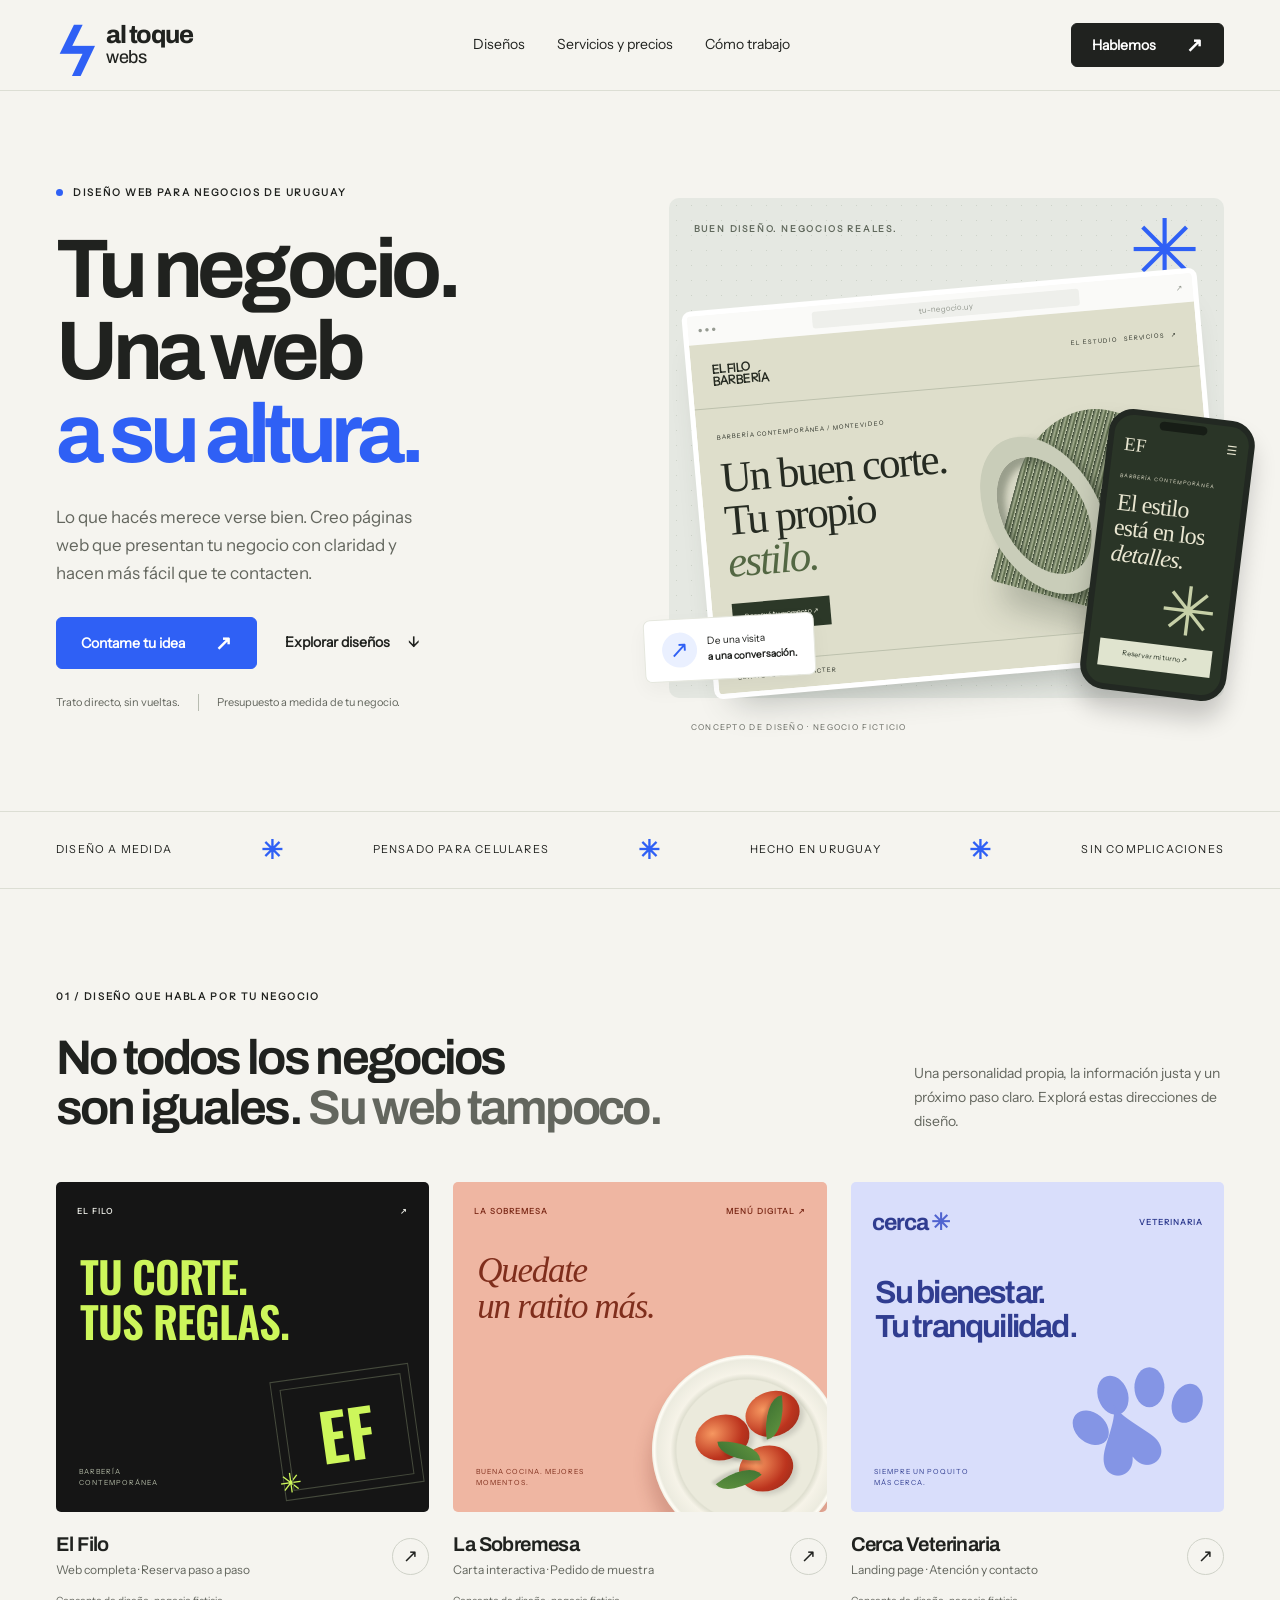
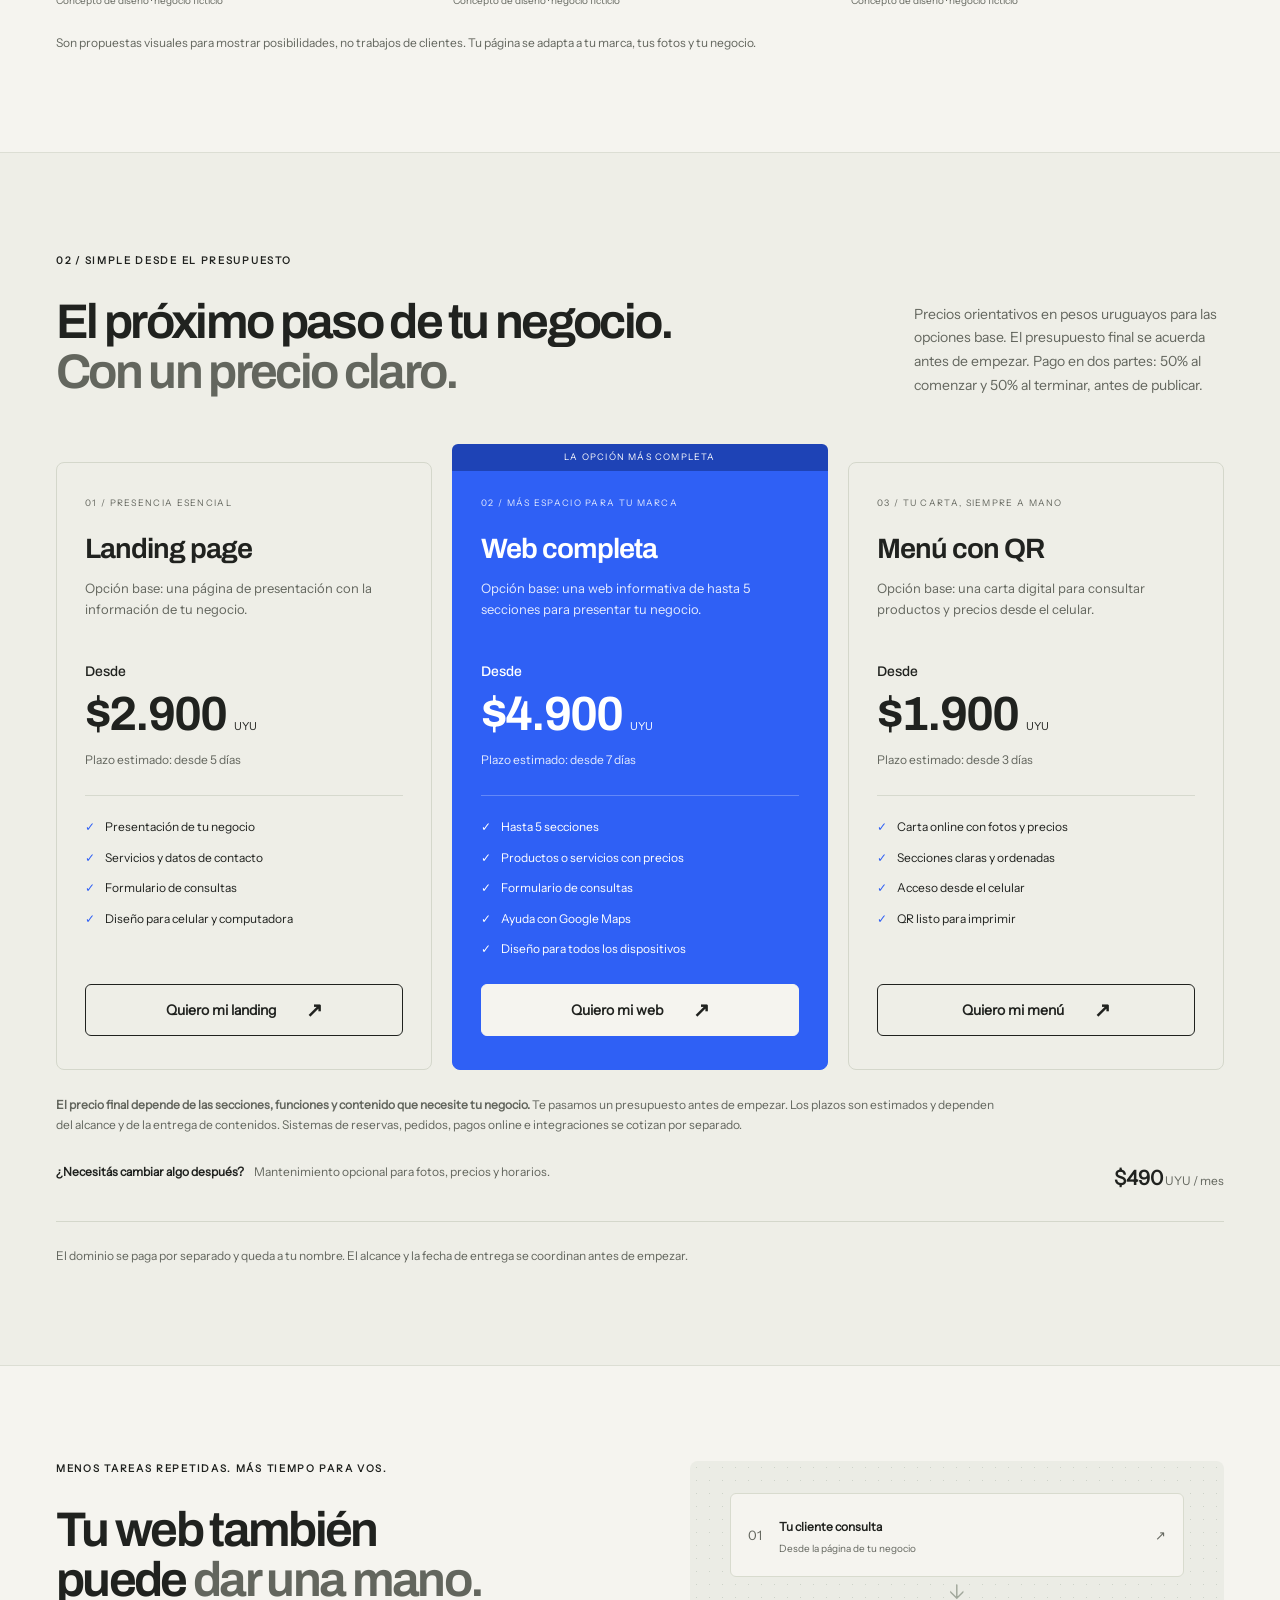
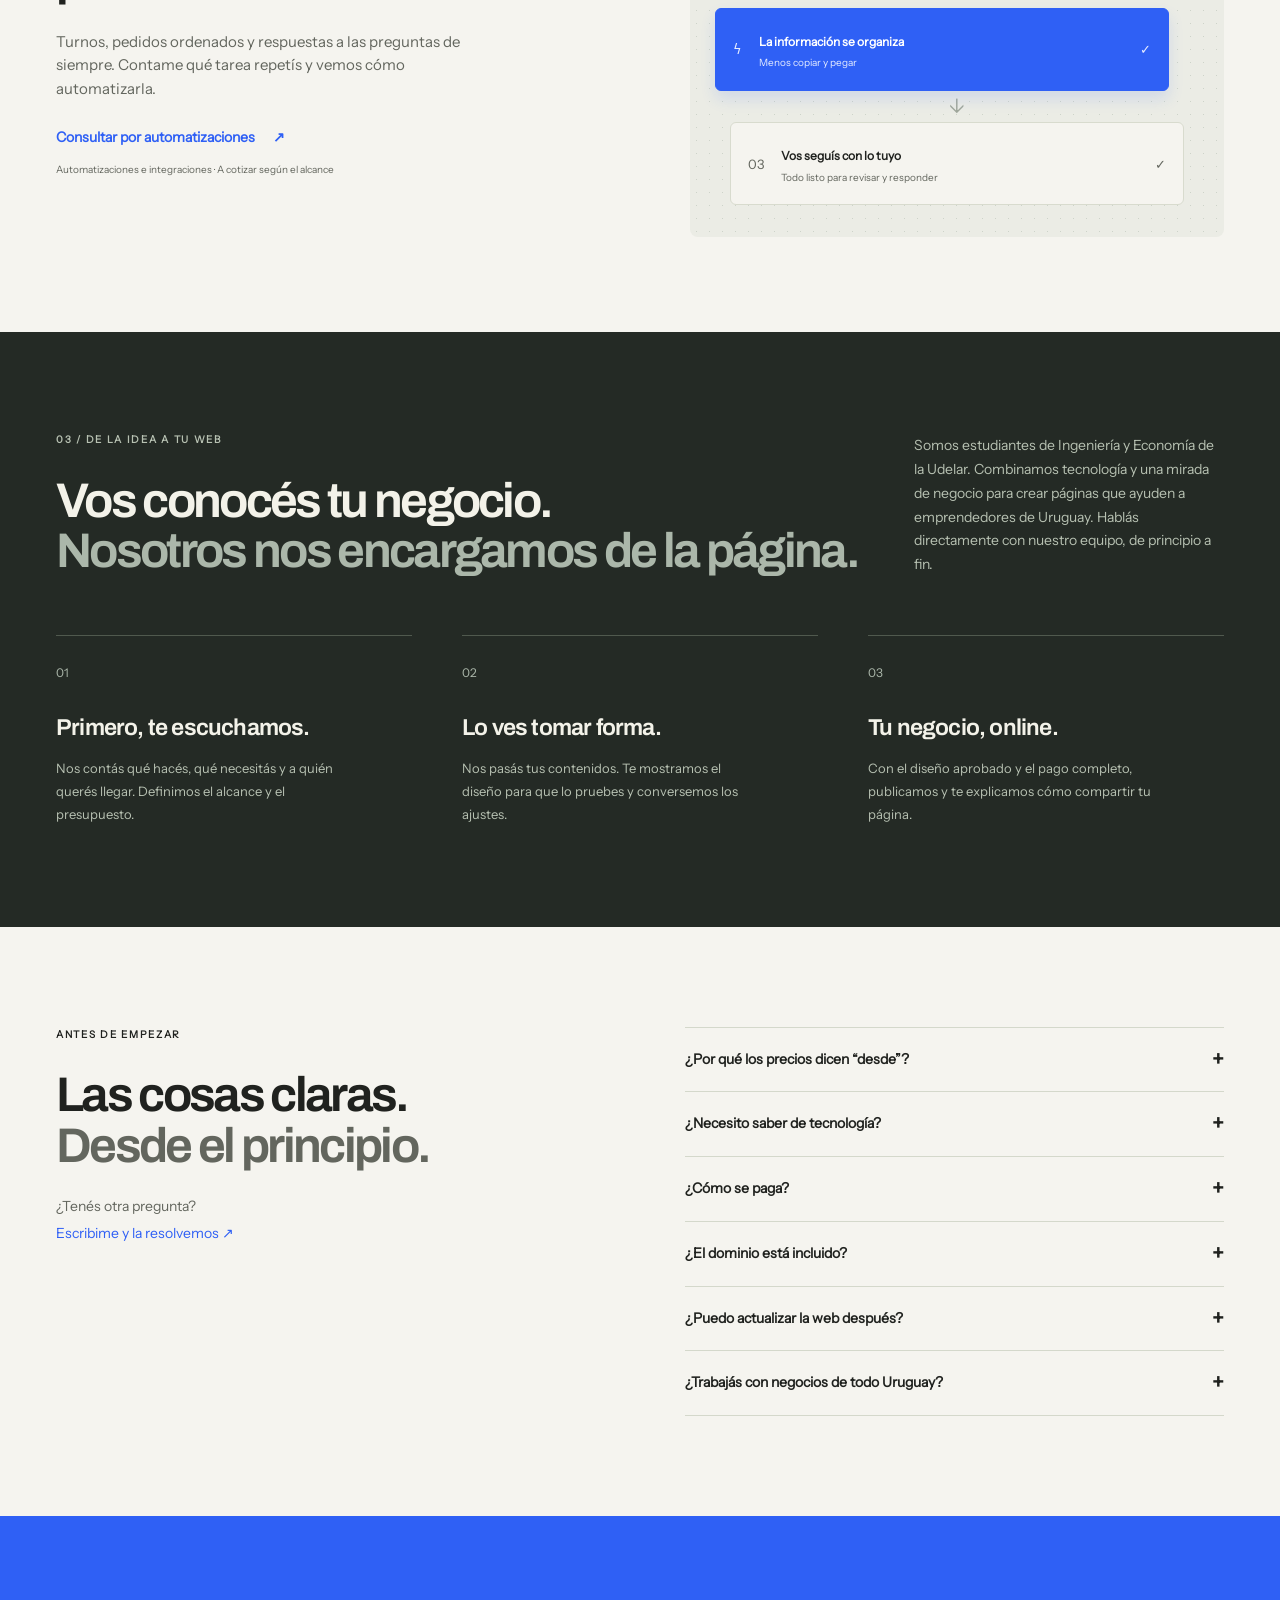
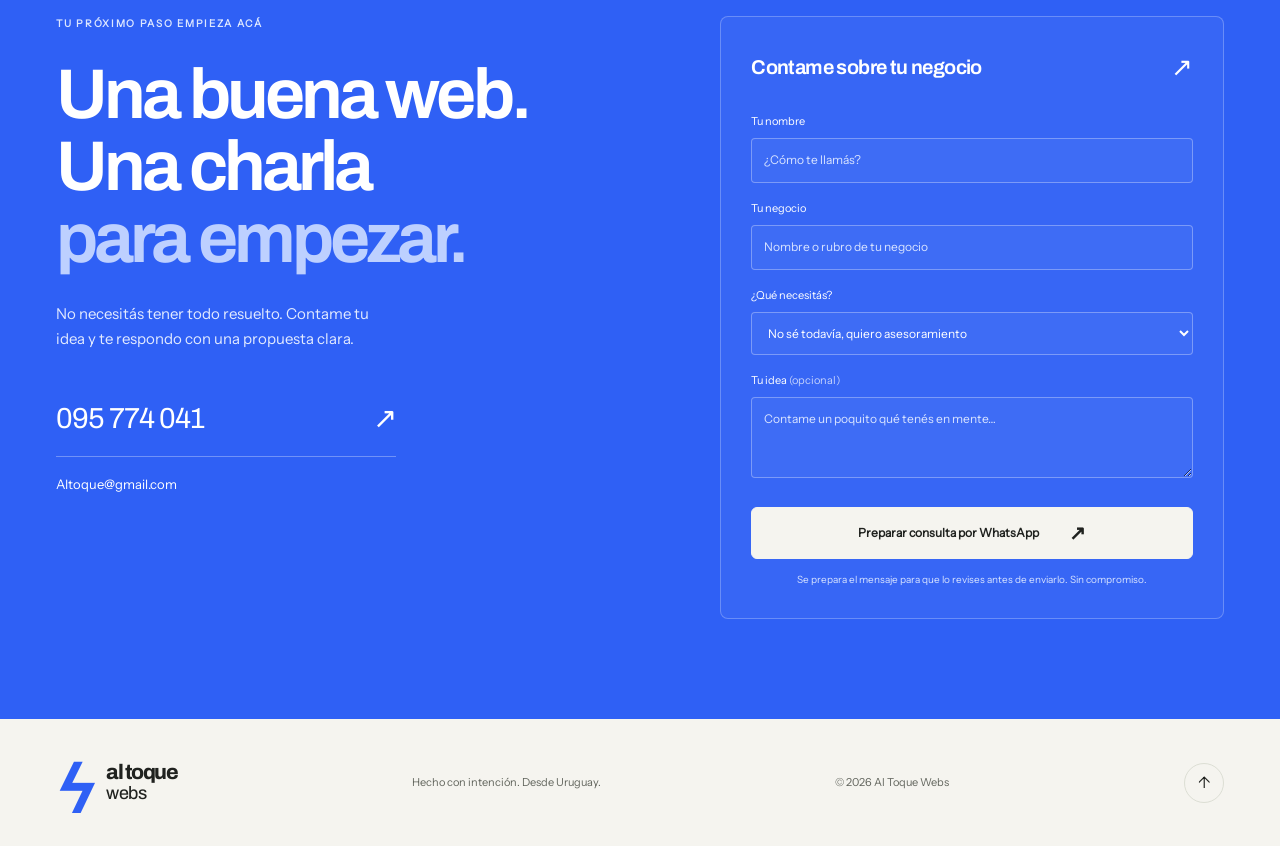
<file: index.html>
<!doctype html>
<html lang="es-UY">
<head>
<meta charset="utf-8"><meta name="viewport" content="width=device-width,initial-scale=1">
<meta name="robots" content="index, follow, max-image-preview:large"><meta name="theme-color" content="#f5f4ef">
<meta name="referrer" content="strict-origin-when-cross-origin">
<meta http-equiv="Content-Security-Policy" content="default-src 'self'; script-src 'self'; style-src 'self' 'unsafe-inline'; img-src 'self' data:; font-src 'self'; connect-src https://gateway.umami.is; frame-src 'none'; object-src 'none'; base-uri 'self'; form-action 'none'; upgrade-insecure-requests">
<meta name="description" content="Diseño web para comercios de Uruguay: landing desde $2.900, web completa desde $4.900 y menú con QR desde $1.900. Trato directo, precios claros y pago 50% al empezar y 50% al terminar.">
<link rel="canonical" href="https://altoquewebs.github.io/">
<meta property="og:url" content="https://altoquewebs.github.io/">
<meta property="og:type" content="website">
<meta property="og:locale" content="es_UY">
<meta property="og:site_name" content="Al Toque Webs">
<meta property="og:title" content="Al Toque Webs | Diseño web para negocios de Uruguay">
<meta property="og:description" content="Diseño web para comercios de Uruguay: landing desde $2.900, web completa desde $4.900 y menú con QR desde $1.900. Trato directo, precios claros y pago 50% al empezar y 50% al terminar.">
<meta name="twitter:card" content="summary">
<script type="application/ld+json">[{"@context":"https://schema.org","@type":"ProfessionalService","name":"Al Toque Webs","url":"https://altoquewebs.github.io/","description":"Diseño web para comercios de Uruguay: landing desde $2.900, web completa desde $4.900 y menú con QR desde $1.900. Trato directo, precios claros y pago 50% al empezar y 50% al terminar.","areaServed":{"@type":"Country","name":"Uruguay"},"address":{"@type":"PostalAddress","addressCountry":"UY"},"telephone":"+59895774041","email":"AItoque@gmail.com","priceRange":"$1.900 - $4.900 UYU","knowsLanguage":"es","hasOfferCatalog":{"@type":"OfferCatalog","name":"Servicios","itemListElement":[{"@type":"Offer","name":"Landing page","price":"2900","priceCurrency":"UYU","description":"Opción base: una página de presentación del negocio. Precio desde, plazo estimado desde 5 días."},{"@type":"Offer","name":"Web completa","price":"4900","priceCurrency":"UYU","description":"Opción base: web informativa de hasta 5 secciones. Precio desde, plazo estimado desde 7 días."},{"@type":"Offer","name":"Menú con QR","price":"1900","priceCurrency":"UYU","description":"Opción base: carta digital con QR. Precio desde, plazo estimado desde 3 días."},{"@type":"Offer","name":"Automatizaciones","description":"Turnos, pedidos y respuestas automáticas. A cotizar según el alcance."}]}},{"@context":"https://schema.org","@type":"FAQPage","mainEntity":[{"@type":"Question","name":"¿Por qué los precios dicen “desde”?","acceptedAnswer":{"@type":"Answer","text":"Son valores de referencia para las opciones base que mostramos. El presupuesto final depende de las secciones, funciones y contenido de tu proyecto. Antes de empezar acordamos qué incluye, el precio y el plazo. Las reservas, los pedidos, los pagos online y otras integraciones se cotizan según lo que necesites."}},{"@type":"Question","name":"¿Necesito saber de tecnología?","acceptedAnswer":{"@type":"Answer","text":"No. Me contás sobre tu negocio y yo me encargo del diseño y la publicación. Al final te explico cómo compartir tu web."}},{"@type":"Question","name":"¿Cómo se paga?","acceptedAnswer":{"@type":"Answer","text":"Por transferencia bancaria, en dos partes: 50% al comenzar y 50% cuando el trabajo está terminado, antes de publicarlo."}},{"@type":"Question","name":"¿El dominio está incluido?","acceptedAnswer":{"@type":"Answer","text":"No. Es la dirección de tu página, como tunegocio.com.uy. Se abona por separado al registrador, normalmente una vez al año, y queda a tu nombre."}},{"@type":"Question","name":"¿Puedo actualizar la web después?","acceptedAnswer":{"@type":"Answer","text":"Sí. Podés contratar mantenimiento opcional por $490 UYU al mes para cambios de precios, fotos y horarios. Otros cambios se conversan según el alcance."}},{"@type":"Question","name":"¿Trabajás con negocios de todo Uruguay?","acceptedAnswer":{"@type":"Answer","text":"Sí. Coordinamos por mensaje, teléfono o videollamada, estés donde estés dentro del país."}}]}]</script>
<title>Al Toque Webs | Diseño web para negocios de Uruguay</title>
<link rel="stylesheet" href="style.css">
<link rel="icon" href="data:image/svg+xml,%3Csvg xmlns='http://www.w3.org/2000/svg' viewBox='0 0 40 40'%3E%3Crect width='40' height='40' rx='10' fill='%232f60f5'/%3E%3Cpath d='M23 5 10 23h10l-3 12 14-19H21z' fill='white'/%3E%3C/svg%3E">
</head>
<body>
<a class="skip" href="#inicio">Ir al contenido</a>
<header class="header"><div class="wrap nav">
<a class="brand" href="#inicio" aria-label="Al Toque Webs, inicio"><span class="brand-mark" aria-hidden="true">ϟ</span><span>al toque<span class="brand-webs">webs</span></span></a>
<nav aria-label="Principal"><a href="#propuestas">Diseños</a><a href="#servicios">Servicios y precios</a><a href="#proceso">Cómo trabajo</a></nav>
<a class="button nav-cta" href="#contacto" data-ev="Botón: Hablemos (menú)">Hablemos <span>↗</span></a>
<button class="menu-toggle" type="button" aria-expanded="false" aria-label="Abrir menú">☰</button>
</div></header>
<main id="inicio">
<section class="hero wrap">
<div class="hero-copy"><p class="eyebrow"><span class="status-dot"></span> DISEÑO WEB PARA NEGOCIOS DE URUGUAY</p>
<h1>Tu negocio.<br>Una web<br><span>a su altura.</span></h1>
<p class="intro">Lo que hacés merece verse bien. Creo páginas web que presentan tu negocio con claridad y hacen más fácil que te contacten.</p>
<div class="actions"><a class="button blue" href="#contacto" data-ev="Botón: Contame tu idea (portada)">Contame tu idea <span>↗</span></a><a class="text-link" href="#propuestas" data-ev="Botón: Explorar diseños">Explorar diseños <span>↓</span></a></div>
<div class="hero-proof"><span>Trato directo, sin vueltas.</span><span>Presupuesto a medida de tu negocio.</span></div></div>
<div class="hero-art" aria-label="Concepto de diseño para una barbería ficticia, en computadora y celular">
<div class="orbit-label">BUEN DISEÑO. NEGOCIOS REALES.</div><span class="art-plus" aria-hidden="true">✳</span>
<div class="browser-mock"><div class="browser-chrome"><span>● ● ●</span><span>tu-negocio.uy</span><span>↗</span></div><div class="barber-web"><div class="mini-nav"><b>EL FILO<br>BARBERÍA<span></span></b><span>EL ESTUDIO &nbsp; SERVICIOS &nbsp; ↗</span></div><div class="barber-body"><p>BARBERÍA CONTEMPORÁNEA / MONTEVIDEO</p><h2>Un buen corte.<br>Tu propio<br><i>estilo.</i></h2><span class="mini-button">Reservá tu momento ↗</span><div class="sculpture" aria-hidden="true"><div class="sculpture-disc"></div><div class="sculpture-ring"></div><span>EF</span></div></div><div class="mini-footer"><span>CLÁSICOS CON CARÁCTER</span><span>DESDE EL PRIMER DETALLE.</span></div></div></div>
<div class="phone"><div class="phone-speaker"></div><div class="phone-logo">EF <span>☰</span></div><p>BARBERÍA CONTEMPORÁNEA</p><h3>El estilo<br>está en los<br><i>detalles.</i></h3><div class="phone-art">✳</div><span class="phone-button">Reservar mi turno ↗</span></div>
<div class="floating-note"><span class="note-icon">↗</span><div>De una visita<br><b>a una conversación.</b></div></div>
<p class="concept-caption">CONCEPTO DE DISEÑO · NEGOCIO FICTICIO</p>
</div></section>
<div class="service-strip"><div class="wrap"><span>DISEÑO A MEDIDA</span><b>✳</b><span>PENSADO PARA CELULARES</span><b>✳</b><span>HECHO EN URUGUAY</span><b>✳</b><span>SIN COMPLICACIONES</span></div></div>
<section class="section wrap" id="propuestas"><div class="section-head"><div><p class="eyebrow">01 / DISEÑO QUE HABLA POR TU NEGOCIO</p><h2>No todos los negocios<br>son iguales. <span>Su web tampoco.</span></h2></div><p>Una personalidad propia, la información justa y un próximo paso claro. Explorá estas direcciones de diseño.</p></div>
<div class="projects">
<a class="project" href="barberia.html" data-ev="Ejemplo abierto: barbería" aria-label="Abrir la página de El Filo"><div class="project-art barber-card"><div class="project-top"><span>EL FILO</span><span>↗</span></div><h3>Tu corte.<br>Tus reglas.</h3><div class="barber-emblem">EF<span>✳</span></div><span class="small-pill">BARBERÍA CONTEMPORÁNEA</span></div><div class="project-info"><div><h3>El Filo</h3><p>Web completa · Reserva paso a paso</p></div><span class="round-arrow">↗</span></div><span class="demo-label">Concepto de diseño · negocio ficticio</span></a>
<a class="project" href="restaurante.html" data-ev="Ejemplo abierto: menú" aria-label="Abrir la carta de La Sobremesa"><div class="project-art food-card"><div class="project-top"><span>LA SOBREMESA</span><span>MENÚ DIGITAL ↗</span></div><h3>Quedate<br>un ratito más.</h3><div class="plate" aria-hidden="true"><div class="tomato t1"></div><div class="tomato t2"></div><div class="tomato t3"></div><div class="leaf l1"></div><div class="leaf l2"></div><div class="leaf l3"></div></div><span class="small-pill">BUENA COCINA. MEJORES MOMENTOS.</span></div><div class="project-info"><div><h3>La Sobremesa</h3><p>Carta interactiva · Pedido de muestra</p></div><span class="round-arrow">↗</span></div><span class="demo-label">Concepto de diseño · negocio ficticio</span></a>
<button class="project" data-demo="vet" data-ev="Ejemplo abierto: veterinaria" aria-label="Ver concepto Cerca Veterinaria"><div class="project-art vet-card"><div class="project-top"><span>cerca<span class="vet-plus">✳</span></span><span>VETERINARIA</span></div><h3>Su bienestar.<br>Tu tranquilidad.</h3><div class="paw" aria-hidden="true"><i></i><i></i><i></i><i></i><b>♥</b></div><span class="small-pill">SIEMPRE UN POQUITO MÁS CERCA.</span></div><div class="project-info"><div><h3>Cerca Veterinaria</h3><p>Landing page · Atención y contacto</p></div><span class="round-arrow">↗</span></div><span class="demo-label">Concepto de diseño · negocio ficticio</span></button>
</div><p class="section-note">Son propuestas visuales para mostrar posibilidades, no trabajos de clientes. Tu página se adapta a tu marca, tus fotos y tu negocio.</p></section>
<section class="services section" id="servicios"><div class="wrap"><div class="section-head"><div><p class="eyebrow">02 / SIMPLE DESDE EL PRESUPUESTO</p><h2>El próximo paso de tu negocio.<br><span>Con un precio claro.</span></h2></div><p>Precios orientativos en pesos uruguayos para las opciones base. El presupuesto final se acuerda antes de empezar. Pago en dos partes: 50% al comenzar y 50% al terminar, antes de publicar.</p></div>
<div class="pricing"><article class="price-card"><span class="plan-number">01 / PRESENCIA ESENCIAL</span><h3>Landing page</h3><p>Opción base: una página de presentación con la información de tu negocio.</p><div class="price"><span class="price-from">Desde</span>$2.900 <small>UYU</small></div><span class="delivery">Plazo estimado: desde 5 días</span><ul><li>Presentación de tu negocio</li><li>Servicios y datos de contacto</li><li>Formulario de consultas</li><li>Diseño para celular y computadora</li></ul><a class="button outline" href="#contacto" data-plan="Landing page" data-ev="Quiero: Landing page">Quiero mi landing <span>↗</span></a></article>
<article class="price-card featured"><span class="recommended">LA OPCIÓN MÁS COMPLETA</span><span class="plan-number">02 / MÁS ESPACIO PARA TU MARCA</span><h3>Web completa</h3><p>Opción base: una web informativa de hasta 5 secciones para presentar tu negocio.</p><div class="price"><span class="price-from">Desde</span>$4.900 <small>UYU</small></div><span class="delivery">Plazo estimado: desde 7 días</span><ul><li>Hasta 5 secciones</li><li>Productos o servicios con precios</li><li>Formulario de consultas</li><li>Ayuda con Google Maps</li><li>Diseño para todos los dispositivos</li></ul><a class="button white" href="#contacto" data-plan="Web completa" data-ev="Quiero: Web completa">Quiero mi web <span>↗</span></a></article>
<article class="price-card"><span class="plan-number">03 / TU CARTA, SIEMPRE A MANO</span><h3>Menú con QR</h3><p>Opción base: una carta digital para consultar productos y precios desde el celular.</p><div class="price"><span class="price-from">Desde</span>$1.900 <small>UYU</small></div><span class="delivery">Plazo estimado: desde 3 días</span><ul><li>Carta online con fotos y precios</li><li>Secciones claras y ordenadas</li><li>Acceso desde el celular</li><li>QR listo para imprimir</li></ul><a class="button outline" href="#contacto" data-plan="Menú con QR" data-ev="Quiero: Menú con QR">Quiero mi menú <span>↗</span></a></article></div>
<p class="section-note pricing-scope"><b>El precio final depende de las secciones, funciones y contenido que necesite tu negocio.</b> Te pasamos un presupuesto antes de empezar. Los plazos son estimados y dependen del alcance y de la entrega de contenidos. Sistemas de reservas, pedidos, pagos online e integraciones se cotizan por separado.</p>
<div class="maintenance"><p><b>¿Necesitás cambiar algo después?</b> Mantenimiento opcional para fotos, precios y horarios.</p><span><b>$490</b> UYU / mes</span></div><p class="section-note">El dominio se paga por separado y queda a tu nombre. El alcance y la fecha de entrega se coordinan antes de empezar.</p>
</div></section>
<section class="automation wrap"><div><p class="eyebrow">MENOS TAREAS REPETIDAS. MÁS TIEMPO PARA VOS.</p><h2>Tu web también<br>puede <span>dar una mano.</span></h2><p>Turnos, pedidos ordenados y respuestas a las preguntas de siempre. Contame qué tarea repetís y vemos cómo automatizarla.</p><a class="text-link" href="#contacto" data-plan="Automatización" data-ev="Quiero: Automatización">Consultar por automatizaciones <span>↗</span></a><small>Automatizaciones e integraciones · A cotizar según el alcance</small></div><div class="flow"><div class="flow-node"><span>01</span><div><b>Tu cliente consulta</b><small>Desde la página de tu negocio</small></div><span>↗</span></div><div class="flow-line">↓</div><div class="flow-node blue-node"><span>ϟ</span><div><b>La información se organiza</b><small>Menos copiar y pegar</small></div><span>✓</span></div><div class="flow-line">↓</div><div class="flow-node"><span>03</span><div><b>Vos seguís con lo tuyo</b><small>Todo listo para revisar y responder</small></div><span>✓</span></div></div></section>
<section class="process section" id="proceso"><div class="wrap"><div class="section-head"><div><p class="eyebrow">03 / DE LA IDEA A TU WEB</p><h2>Vos conocés tu negocio.<br><span>Nosotros nos encargamos de la página.</span></h2></div><p>Somos estudiantes de Ingeniería y Economía de la Udelar. Combinamos tecnología y una mirada de negocio para crear páginas que ayuden a emprendedores de Uruguay. Hablás directamente con nuestro equipo, de principio a fin.</p></div><div class="steps"><article><span>01</span><h3>Primero, te escuchamos.</h3><p>Nos contás qué hacés, qué necesitás y a quién querés llegar. Definimos el alcance y el presupuesto.</p></article><article><span>02</span><h3>Lo ves tomar forma.</h3><p>Nos pasás tus contenidos. Te mostramos el diseño para que lo pruebes y conversemos los ajustes.</p></article><article><span>03</span><h3>Tu negocio, online.</h3><p>Con el diseño aprobado y el pago completo, publicamos y te explicamos cómo compartir tu página.</p></article></div></div></section>
<section class="faq section wrap"><div><p class="eyebrow">ANTES DE EMPEZAR</p><h2>Las cosas claras.<br><span>Desde el principio.</span></h2><p>¿Tenés otra pregunta?<br><a href="mailto:AItoque@gmail.com">Escribime y la resolvemos ↗</a></p></div><div class="questions"><details><summary>¿Por qué los precios dicen “desde”?</summary><p>Son valores de referencia para las opciones base que mostramos. El presupuesto final depende de las secciones, funciones y contenido de tu proyecto. Antes de empezar acordamos qué incluye, el precio y el plazo. Las reservas, los pedidos, los pagos online y otras integraciones se cotizan según lo que necesites.</p></details><details><summary>¿Necesito saber de tecnología?</summary><p>No. Me contás sobre tu negocio y yo me encargo del diseño y la publicación. Al final te explico cómo compartir tu web.</p></details><details><summary>¿Cómo se paga?</summary><p>Por transferencia bancaria, en dos partes: 50% al comenzar y 50% cuando el trabajo está terminado, antes de publicarlo.</p></details><details><summary>¿El dominio está incluido?</summary><p>No. Es la dirección de tu página, como tunegocio.com.uy. Se abona por separado al registrador, normalmente una vez al año, y queda a tu nombre.</p></details><details><summary>¿Puedo actualizar la web después?</summary><p>Sí. Podés contratar mantenimiento opcional por $490 UYU al mes para cambios de precios, fotos y horarios. Otros cambios se conversan según el alcance.</p></details><details><summary>¿Trabajás con negocios de todo Uruguay?</summary><p>Sí. Coordinamos por mensaje, teléfono o videollamada, estés donde estés dentro del país.</p></details></div></section>
<section class="contact section" id="contacto"><div class="wrap contact-grid"><div><p class="eyebrow">TU PRÓXIMO PASO EMPIEZA ACÁ</p><h2>Una buena web.<br>Una charla<br><span>para empezar.</span></h2><p>No necesitás tener todo resuelto. Contame tu idea y te respondo con una propuesta clara.</p><a class="contact-direct" data-ev="WhatsApp: botón de contacto" href="https://wa.me/59895774041" target="_blank" rel="noopener noreferrer">095 774 041 <span>↗</span></a><a class="mail" data-ev="Correo: link de contacto" href="mailto:AItoque@gmail.com">AItoque@gmail.com</a></div><form id="contact-form"><div class="form-title"><h3>Contame sobre tu negocio</h3><span>↗</span></div><label for="name">Tu nombre</label><input id="name" name="name" autocomplete="name" placeholder="¿Cómo te llamás?" required maxlength="100"><label for="business">Tu negocio</label><input id="business" name="business" placeholder="Nombre o rubro de tu negocio" required maxlength="150"><label for="service">¿Qué necesitás?</label><select id="service" name="service"><option>No sé todavía, quiero asesoramiento</option><option>Web completa</option><option>Landing page</option><option>Menú con QR</option><option>Automatización</option></select><label for="idea">Tu idea <span>(opcional)</span></label><textarea id="idea" name="idea" rows="3" placeholder="Contame un poquito qué tenés en mente…" maxlength="2000"></textarea><button class="button white" type="submit">Preparar consulta por WhatsApp <span>↗</span></button><p class="form-note">Se prepara el mensaje para que lo revises antes de enviarlo. Sin compromiso.</p><div id="message-result" hidden aria-live="polite"><p>Tu consulta está lista. Revisala en WhatsApp y enviala cuando quieras.</p><a id="send-message" data-ev="Formulario: enviado por WhatsApp" class="button white" target="_blank" rel="noopener noreferrer">Abrir mi consulta en WhatsApp ↗</a></div></form></div></section>
</main>
<footer class="wrap footer"><a class="brand" href="#inicio"><span class="brand-mark" aria-hidden="true">ϟ</span><span>al toque<span class="brand-webs">webs</span></span></a><p>Hecho con intención. Desde Uruguay.</p><span>© 2026 Al Toque Webs</span><a href="#inicio" aria-label="Volver al inicio">↑</a></footer>
<dialog id="demo-dialog"><button class="dialog-close" aria-label="Cerrar concepto">✕</button><div id="dialog-content"></div><a class="button blue" id="demo-cta" href="#contacto">Quiero algo así <span>↗</span></a><p class="demo-label">Concepto visual · negocio ficticio · no es un proyecto de cliente</p></dialog>
<script src="assets/stats.js?v=3"></script>
<script src="app.js"></script>
</body></html>
</file>
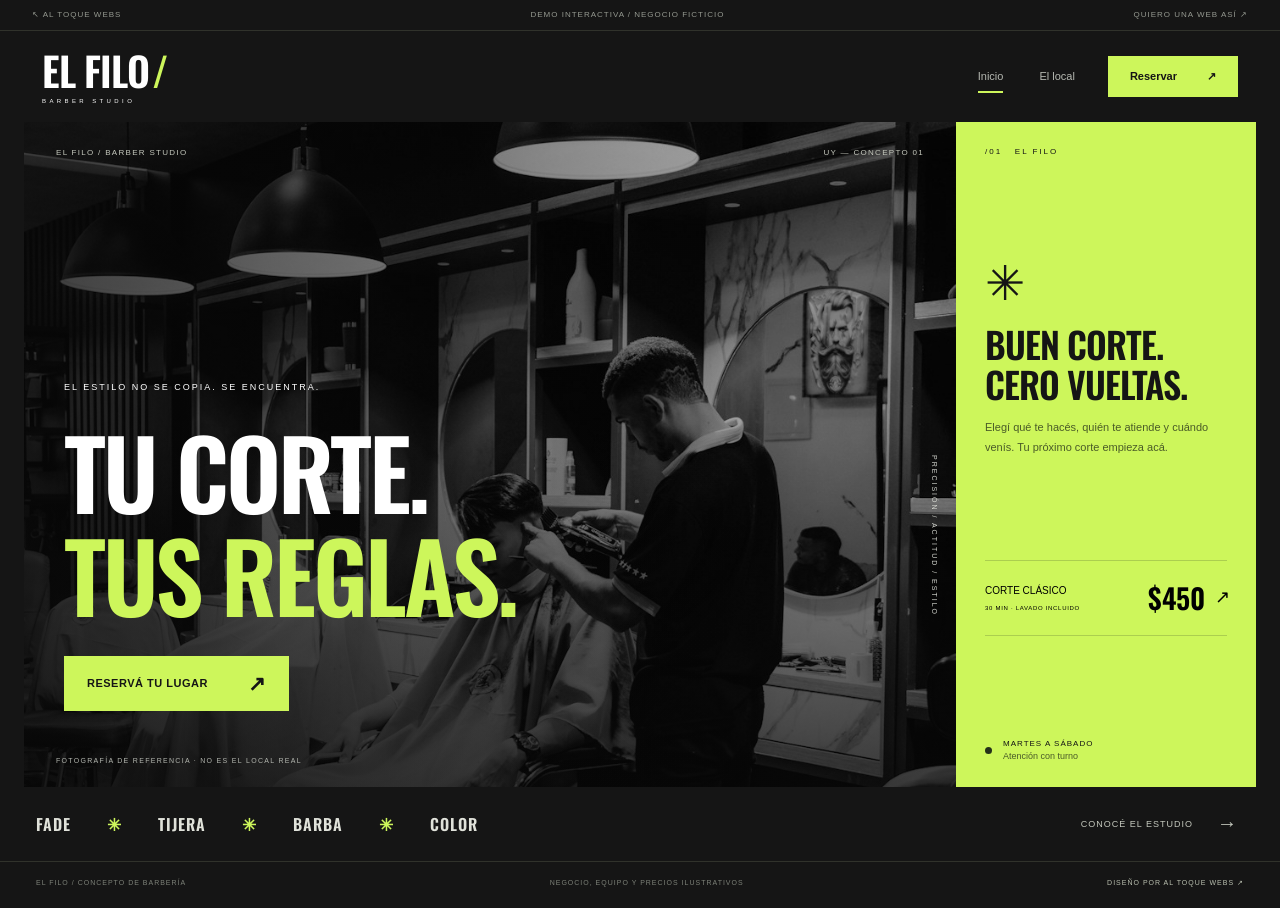
<file: barberia.html>
<!doctype html><html lang="es-UY"><head><meta charset="UTF-8"><meta name="viewport" content="width=device-width,initial-scale=1"><meta name="referrer" content="strict-origin-when-cross-origin"><meta http-equiv="Content-Security-Policy" content="default-src 'self'; script-src 'self'; style-src 'self' 'unsafe-inline'; img-src 'self' data:; font-src 'self'; connect-src https://gateway.umami.is; frame-src 'none'; object-src 'none'; base-uri 'self'; form-action 'none'; upgrade-insecure-requests"><meta name="robots" content="noindex,nofollow"><meta name="theme-color" content="#151515"><title>EL FILO — Tu corte. Tus reglas.</title><link rel="icon" href="data:image/svg+xml,%3Csvg xmlns='http://www.w3.org/2000/svg' viewBox='0 0 40 40'%3E%3Crect width='40' height='40' rx='10' fill='%232f60f5'/%3E%3Cpath d='M23 5 10 23h10l-3 12 14-19H21z' fill='white'/%3E%3C/svg%3E"><link rel="stylesheet" href="barberia.css"></head><body>
<div class="demo-strip"><a href="index.html#propuestas">↖ AL TOQUE WEBS</a><span>DEMO INTERACTIVA / NEGOCIO FICTICIO</span><a href="index.html#contacto">QUIERO UNA WEB ASÍ ↗</a></div>
<header class="header"><a class="brand" href="#inicio" aria-label="El Filo, inicio">EL FILO<span class="brand-slash">/</span><small>BARBER STUDIO</small></a><nav aria-label="Navegación principal"><button data-view="inicio" aria-pressed="true">Inicio</button><button data-view="local" aria-pressed="false">El local</button><button data-view="reservar" class="nav-reserve" aria-pressed="false">Reservar <span>↗</span></button></nav></header>
<main>
<section id="view-inicio" class="view home" aria-label="Inicio"><div class="home-main"><div class="home-image"><img src="assets/barberia/corte.jpg" alt="Imagen de referencia de un barbero realizando un corte" fetchpriority="high"><div class="image-top"><span>EL FILO / BARBER STUDIO</span><span>UY — CONCEPTO 01</span></div><div class="hero-title"><p>EL ESTILO NO SE COPIA. SE ENCUENTRA.</p><h1>TU CORTE.<br><span>TUS REGLAS.</span></h1><button class="lime-button" data-start>RESERVÁ TU LUGAR <span>↗</span></button></div><span class="vertical-type" aria-hidden="true">PRECISIÓN / ACTITUD / ESTILO</span><div class="photo-credit">FOTOGRAFÍA DE REFERENCIA · NO ES EL LOCAL REAL</div></div><aside class="home-side"><span class="issue">/01 &nbsp; EL FILO</span><div><span class="star" aria-hidden="true">✳</span><h2>BUEN CORTE.<br>CERO VUELTAS.</h2><p>Elegí qué te hacés, quién te atiende y cuándo venís. Tu próximo corte empieza acá.</p></div><button class="service-teaser" data-start><span>CORTE CLÁSICO<small>30 MIN · LAVADO INCLUIDO</small></span><strong>$450</strong><b>↗</b></button><div class="open-hours"><i></i><span>MARTES A SÁBADO<br><small>Atención con turno</small></span></div></aside></div><div class="home-bottom"><span>FADE</span><b>✳</b><span>TIJERA</span><b>✳</b><span>BARBA</span><b>✳</b><span>COLOR</span><button data-view="local">CONOCÉ EL ESTUDIO <span>→</span></button></div></section>
<section id="view-local" class="view local-view" aria-label="El local" hidden><div class="local-picture"><img src="assets/barberia/barberia.jpg" alt="Interior de barbería usado como referencia visual"><span>EL ESPACIO / IMAGEN DE REFERENCIA</span></div><div class="local-information"><p class="kicker">EL FILO / BARBER STUDIO</p><h2>UN LUGAR.<br>MUCHO <em>ESTILO.</em></h2><p>Un corte bien hecho empieza por escucharte. Traé tu idea, una foto o las ganas de cambiar: el equipo te ayuda a encontrar tu estilo.</p><div class="local-tabs" role="tablist" aria-label="Información del local"><button role="tab" aria-selected="true" aria-controls="info-equipo" id="tab-equipo" data-info="equipo">Equipo</button><button role="tab" aria-selected="false" aria-controls="info-horarios" id="tab-horarios" data-info="horarios" tabindex="-1">Horarios</button><button role="tab" aria-selected="false" aria-controls="info-donde" id="tab-donde" data-info="donde" tabindex="-1">Ubicación</button></div><div id="info-equipo" role="tabpanel" aria-labelledby="tab-equipo" class="info-panel"><div class="staff-row"><span>N</span><div><b>Nacho</b><small>Fades y clásicos · martes a sábado</small></div><button data-book-staff="Nacho" aria-label="Reservar con Nacho">↗</button></div><div class="staff-row"><span>R</span><div><b>Rulo</b><small>Barba y navaja · miércoles a sábado</small></div><button data-book-staff="Rulo" aria-label="Reservar con Rulo">↗</button></div><div class="staff-row"><span>M</span><div><b>Maite</b><small>Color y tijera · martes, jueves y viernes</small></div><button data-book-staff="Maite" aria-label="Reservar con Maite">↗</button></div></div><div id="info-horarios" role="tabpanel" aria-labelledby="tab-horarios" class="info-panel" hidden><dl><div><dt>Martes a viernes</dt><dd>10:00 — 20:00</dd></div><div><dt>Sábado</dt><dd>09:00 — 17:00</dd></div><div><dt>Domingo y lunes</dt><dd>Cerrado</dd></div></dl><p class="muted">Se atiende con turno. El horario de cada profesional puede variar.</p></div><div id="info-donde" role="tabpanel" aria-labelledby="tab-donde" class="info-panel" hidden><h3>Calle Modelo 567, local 2</h3><p>Barrio Ejemplo · dirección ficticia</p><p class="muted">Este boceto muestra cómo se presentaría el local. En la versión real irían la dirección, el mapa y las fotos de la barbería.</p></div><button class="lime-button" data-start>ELEGIR MI TURNO <span>↗</span></button></div></section>
<section id="view-reservar" class="view booking-view" aria-label="Reserva por pasos" hidden><aside class="booking-sidebar"><div class="booking-brand"><span>EF/</span><div>EL FILO<small>BARBER STUDIO</small></div></div><h2>TU PRÓXIMO<br><em>BUEN CORTE.</em></h2><ol class="progress" aria-label="Pasos de la reserva"><li><button data-step="0" aria-current="step"><span>01</span>Servicio<b>→</b></button></li><li><button data-step="1" disabled><span>02</span>Profesional<b>→</b></button></li><li><button data-step="2" disabled><span>03</span>Día y hora<b>→</b></button></li><li><button data-step="3" disabled><span>04</span>Tus datos<b>→</b></button></li><li><button data-step="4" disabled><span>05</span>Revisión<b>→</b></button></li></ol><div class="sidebar-summary" aria-live="polite"><span>EN TU TURNO</span><b id="summary-service">Elegí un servicio</b><p id="summary-details">Una decisión a la vez.</p><div><strong id="summary-price">—</strong><small id="summary-duration"></small></div></div><p class="demo-note"><span>◌</span> Estás probando una demo.<br>No se realizan reservas reales.</p></aside><div class="booking-panel"><div class="booking-heading"><span id="step-counter">PASO 01 / 05</span><button class="exit-booking" data-view="inicio">Salir de la reserva <span>×</span></button></div><div id="step-content" class="step-content" tabindex="-1"></div><p id="step-error" class="error" role="alert" hidden></p><div class="wizard-footer"><button id="previous" class="back-button" type="button">← Anterior</button><div class="footer-price"><small>TOTAL ESTIMADO</small><b id="footer-price">—</b></div><button id="next" class="next-button" type="button">Siguiente <span>→</span></button></div></div></section>
<section id="view-complete" class="view complete-view" aria-label="Demostración finalizada" hidden><div class="ticket"><div class="ticket-top"><span>EL FILO /</span><span>DEMO</span></div><span class="complete-icon">✓</span><p class="kicker">RECORRIDO COMPLETADO</p><h2>ASÍ DE<br><em>SIMPLE.</em></h2><p>Este sería el resumen de tu turno.</p><div id="completed-details"></div><div class="ticket-note"><b>No es una reserva real.</b><p>No enviamos ni guardamos tus datos. En la web de una barbería real, este paso se conecta con su agenda.</p></div><button id="restart" class="next-button">Probar otra reserva <span>↗</span></button><button class="plain-button" data-view="inicio">Volver al inicio</button></div></section>
</main><footer class="footer"><span>EL FILO / CONCEPTO DE BARBERÍA</span><span>NEGOCIO, EQUIPO Y PRECIOS ILUSTRATIVOS</span><a href="index.html#contacto">DISEÑO POR AL TOQUE WEBS ↗</a></footer><script src="assets/stats.js?v=3"></script><script src="barberia.js"></script></body></html>
</file>
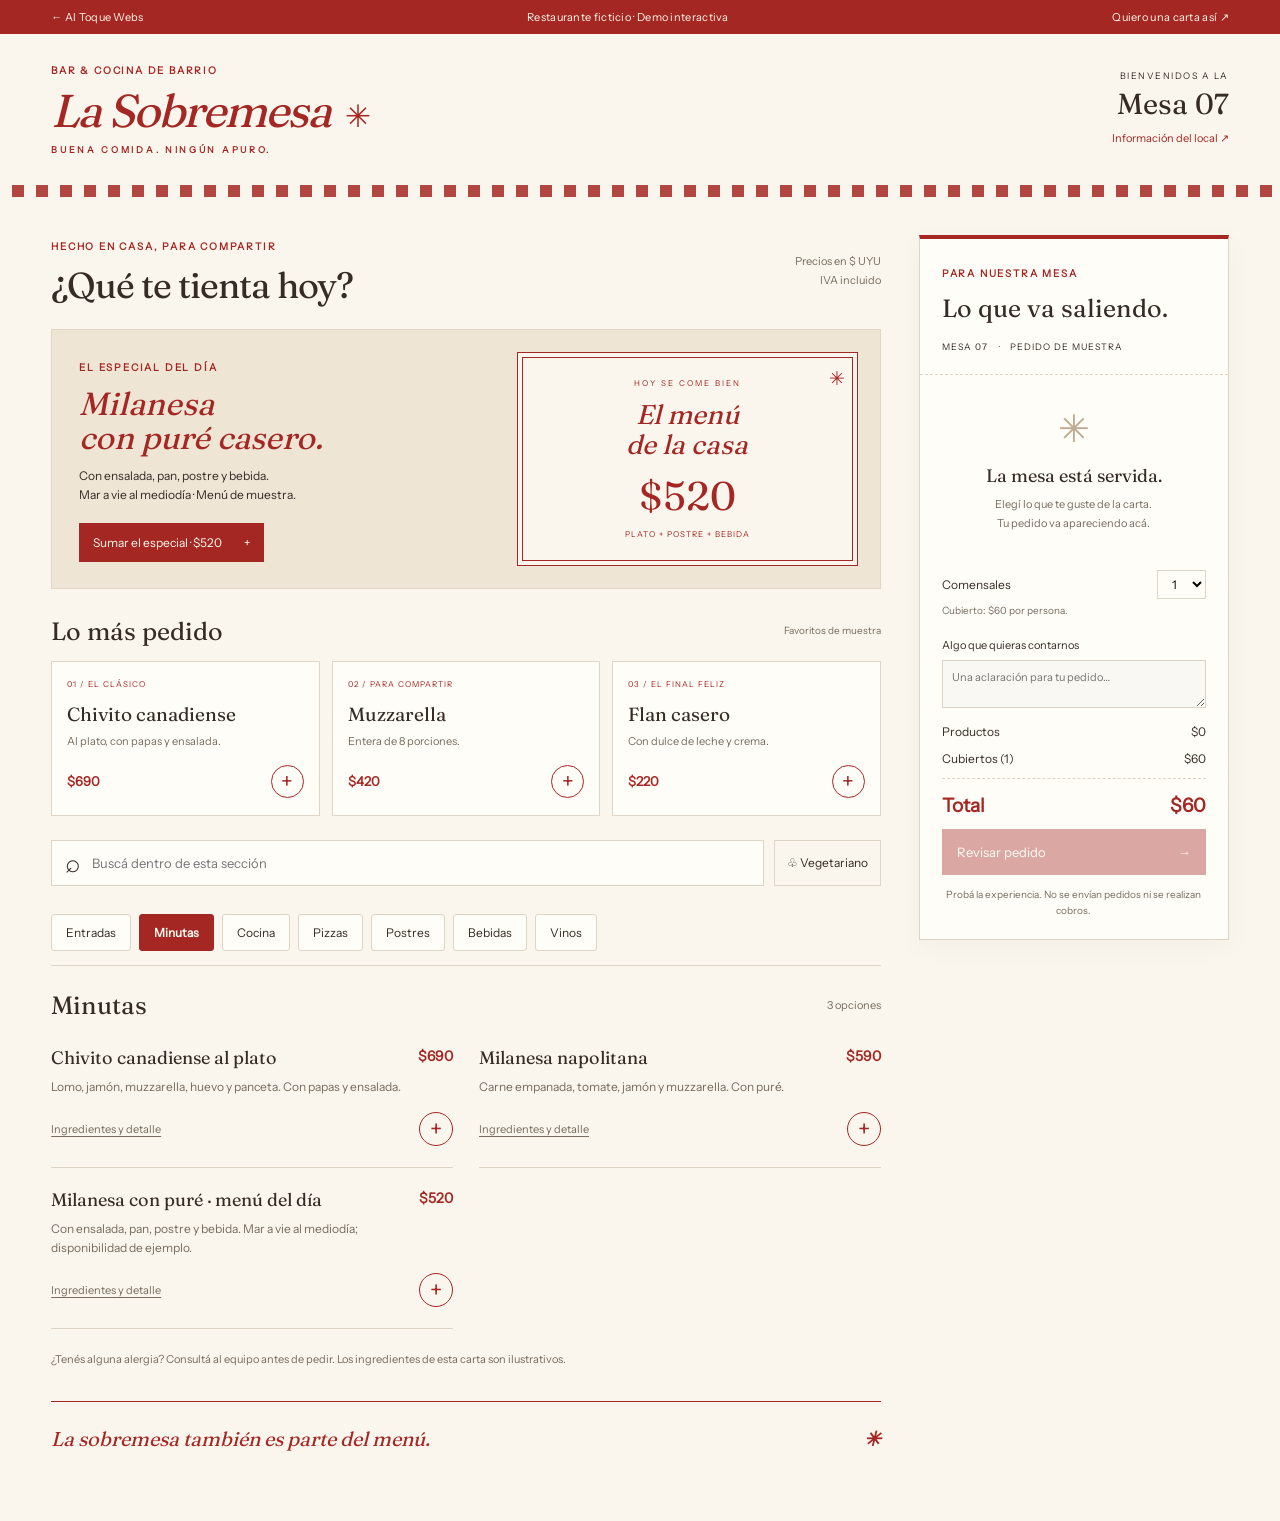
<file: restaurante.html>
<!doctype html>
<html lang="es-UY"><head><meta charset="utf-8"><meta name="viewport" content="width=device-width,initial-scale=1"><meta name="referrer" content="strict-origin-when-cross-origin"><meta http-equiv="Content-Security-Policy" content="default-src 'self'; script-src 'self'; style-src 'self' 'unsafe-inline'; img-src 'self' data:; font-src 'self'; connect-src https://gateway.umami.is; frame-src 'none'; object-src 'none'; base-uri 'self'; form-action 'none'; upgrade-insecure-requests"><meta name="robots" content="noindex,nofollow"><meta name="theme-color" content="#a52723"><title>La Sobremesa — La carta</title><link rel="icon" href="data:image/svg+xml,%3Csvg xmlns='http://www.w3.org/2000/svg' viewBox='0 0 40 40'%3E%3Crect width='40' height='40' rx='10' fill='%232f60f5'/%3E%3Cpath d='M23 5 10 23h10l-3 12 14-19H21z' fill='white'/%3E%3C/svg%3E"><link rel="stylesheet" href="restaurante.css"></head>
<body><div class="demo-bar"><a href="index.html#propuestas">← Al Toque Webs</a><span>Restaurante ficticio · Demo interactiva</span><a href="index.html#contacto">Quiero una carta así ↗</a></div>
<header class="masthead"><div class="brand"><span class="brand-small">BAR & COCINA DE BARRIO</span><a href="restaurante.html">La Sobremesa<span class="brand-star">✳</span></a><span class="brand-foot">BUENA COMIDA. NINGÚN APURO.</span></div><div class="table"><span>BIENVENIDOS A LA</span><strong>Mesa 07</strong><button id="info-button">Información del local ↗</button></div></header><div class="checks"></div>
<main class="layout"><section class="menu"><div class="title-row"><div><span class="eyebrow">HECHO EN CASA, PARA COMPARTIR</span><h1>¿Qué te tienta hoy?</h1></div><span class="currency">Precios en $ UYU<br>IVA incluido</span></div>
<article class="special daily-special"><div class="special-copy"><span class="eyebrow">EL ESPECIAL DEL DÍA</span><h2>Milanesa<br>con puré casero.</h2><p>Con ensalada, pan, postre y bebida.<br>Mar a vie al mediodía · Menú de muestra.</p><button data-add="24">Sumar el especial · $520 <span>+</span></button></div><div class="daily-ticket" aria-label="Menú completo a 520 pesos"><span>HOY SE COME BIEN</span><b>El menú<br>de la casa</b><strong>$520</strong><small>PLATO + POSTRE + BEBIDA</small><i aria-hidden="true">✳</i></div></article>
<section class="popular" aria-labelledby="popular-title"><div class="popular-heading"><h2 id="popular-title">Lo más pedido</h2><span>Favoritos de muestra</span></div><div class="popular-grid"><article><span class="popular-number">01 / EL CLÁSICO</span><h3>Chivito canadiense</h3><p>Al plato, con papas y ensalada.</p><div><strong>$690</strong><button data-add="5" aria-label="Agregar chivito de lo más pedido">+</button></div></article><article><span class="popular-number">02 / PARA COMPARTIR</span><h3>Muzzarella</h3><p>Entera de 8 porciones.</p><div><strong>$420</strong><button data-add="10" aria-label="Agregar muzzarella de lo más pedido">+</button></div></article><article><span class="popular-number">03 / EL FINAL FELIZ</span><h3>Flan casero</h3><p>Con dulce de leche y crema.</p><div><strong>$220</strong><button data-add="14" aria-label="Agregar flan de lo más pedido">+</button></div></article></div></section>
<div class="menu-tools"><div class="search-row"><label class="search"><span aria-hidden="true">⌕</span><input id="search" type="search" placeholder="Buscá dentro de esta sección" aria-label="Buscar en esta sección"></label><button id="veg" aria-pressed="false">♧ Vegetariano</button></div><nav id="categories" aria-label="Categorías de la carta"></nav></div>
<div class="results-head"><h2 id="category-title">Minutas</h2><span id="result-count" aria-live="polite"></span></div><div id="dishes" class="dishes"></div><p class="allergy">¿Tenés alguna alergia? Consultá al equipo antes de pedir. Los ingredientes de esta carta son ilustrativos.</p><footer class="menu-footer"><span>La sobremesa también es parte del menú.</span><b>✳</b></footer></section>
<aside class="order" id="order" aria-label="Tu pedido"><div class="receipt-head"><span class="eyebrow">PARA NUESTRA MESA</span><button id="close-order" aria-label="Cerrar pedido">✕</button><h2>Lo que va saliendo.</h2><span>MESA 07 <i>·</i> PEDIDO DE MUESTRA</span></div><div id="basket"></div><div class="order-details"><label class="diners">Comensales<select id="diners" aria-label="Cantidad de comensales"><option>1</option><option>2</option><option>3</option><option>4</option><option>5</option><option>6</option><option>7</option><option>8</option></select></label><small>Cubierto: $60 por persona.</small><label class="notes" for="notes">Algo que quieras contarnos</label><textarea id="notes" maxlength="300" rows="2" placeholder="Una aclaración para tu pedido…"></textarea><dl><div><dt>Productos</dt><dd id="subtotal">$0</dd></div><div><dt id="cover-label">Cubiertos (1)</dt><dd id="cover">$60</dd></div><div class="total"><dt>Total</dt><dd id="total">$60</dd></div></dl><button class="primary" id="review" disabled>Revisar pedido <span>→</span></button><p class="demo-hint">Probá la experiencia. No se envían pedidos ni se realizan cobros.</p></div></aside></main>
<button class="mobile-order" id="open-order"><span id="mobile-count">0 platos</span><strong>Ver pedido →</strong><span id="mobile-total">$60</span></button><div class="overlay" id="overlay" hidden></div><div class="toast" id="toast" role="status"></div>
<dialog id="dialog"><button class="dialog-close" aria-label="Cerrar ventana">✕</button><div id="dialog-content"></div></dialog><script src="assets/stats.js?v=3"></script><script src="restaurante.js"></script></body></html>
</file>
<file: style.css>
@font-face{font-family:Archivo;src:url(assets/archivo.woff2) format('woff2');font-weight:100 900;font-display:swap}@font-face{font-family:Instrument;src:url(assets/instrument-sans.woff2) format('woff2');font-weight:400;font-display:swap}
:root{--paper:#f5f4ef;--ink:#20221f;--muted:#63665e;--blue:#2f60f5;--line:#dcded4;--heading:Archivo,Arial,sans-serif}*{box-sizing:border-box}html{scroll-behavior:smooth;scroll-padding-top:90px}body{margin:0;background:var(--paper);color:var(--ink);font-family:Instrument,Arial,sans-serif;font-size:16px;line-height:1.55}button,input,select,textarea{font:inherit}button,a,input,select,textarea{-webkit-tap-highlight-color:transparent}a{color:inherit;text-decoration:none}button{cursor:pointer}button:focus-visible,a:focus-visible,summary:focus-visible{outline:3px solid #ef8640;outline-offset:5px}input:focus,textarea:focus,select:focus{outline:2px solid #a8bfff;outline-offset:2px}h1,h2,h3,p{margin:0}h1,h2,h3{font-family:var(--heading);font-weight:650;letter-spacing:-.055em;line-height:1.04}h2{font-size:clamp(32px,3.8vw,52px)}h2 span{color:var(--muted)}.wrap{width:min(1320px,calc(100% - 112px));margin-inline:auto}.header{position:sticky;top:0;background:rgba(245,244,239,.96);border-bottom:1px solid var(--line);z-index:20;backdrop-filter:blur(12px)}.nav{height:90px;display:flex;align-items:center;justify-content:space-between;gap:24px}.brand{display:flex;align-items:center;gap:10px;font-family:var(--heading);font-weight:750;font-size:25px;line-height:.85;letter-spacing:-1.5px}.brand-webs{font-weight:450;display:block;font-size:18px;letter-spacing:-.5px;margin-top:5px}.brand-mark{display:grid;place-items:center;width:40px;height:47px;color:var(--blue);font-family:Arial;font-size:64px;line-height:1;transform:skew(-9deg)}nav{display:flex;gap:32px;font-size:14px}nav a:hover{color:var(--blue)}.button{min-height:51px;padding:15px 24px;border:1px solid var(--ink);border-radius:6px;display:inline-flex;align-items:center;justify-content:center;gap:30px;font-weight:600;font-size:14px;line-height:1.3;transition:transform .2s,background .2s}.button:hover{transform:translateY(-3px)}.button span{font-size:20px;line-height:1}.nav-cta{padding:11px 20px;min-height:44px;background:var(--ink);color:white}.blue{background:var(--blue);color:white;border-color:var(--blue)}.white{background:var(--paper);color:var(--ink);border-color:var(--paper)}.outline{background:transparent}.menu-toggle{display:none}.hero{display:grid;grid-template-columns:1.02fr 1fr;align-items:center;gap:30px;min-height:720px;padding-block:72px 78px}.eyebrow{font-size:10px;letter-spacing:1.7px;font-weight:bold;display:flex;align-items:center;gap:10px;margin-bottom:28px}.status-dot{width:7px;height:7px;background:var(--blue);border-radius:50%}h1{font-size:clamp(62px,6.5vw,96px);font-weight:700;line-height:.99;letter-spacing:-.065em}h1 span{color:var(--blue)}.intro{font-size:17px;color:var(--muted);max-width:390px;margin-top:28px;line-height:1.65}.actions{display:flex;align-items:center;gap:28px;margin-top:30px}.text-link{font-size:14px;font-weight:600;display:inline-flex;gap:18px;align-items:center}.text-link:hover{text-decoration:underline;text-underline-offset:5px}.hero-proof{display:flex;flex-wrap:wrap;gap:18px;font-size:11px;margin-top:25px;color:var(--muted)}.hero-proof span+span{border-left:1px solid #b8bcb1;padding-left:18px}.hero-art{min-width:0;height:500px;position:relative;background:#e5e8e2;border-radius:10px;background-image:radial-gradient(#cdd3c9 .8px,transparent .8px);background-size:15px 15px;margin-left:8px}.orbit-label{position:absolute;left:25px;top:24px;font-size:9px;font-weight:bold;letter-spacing:1.8px;color:#61695d}.art-plus{position:absolute;font-size:85px;right:24px;top:9px;line-height:1;color:var(--blue)}.browser-mock{position:absolute;left:28px;top:91px;width:calc(100% - 38px);border:5px solid #fff;border-radius:9px;background:white;box-shadow:0 26px 36px -22px #303c3755;transform:rotate(-5deg);overflow:hidden}.browser-chrome{height:29px;background:#fafaf8;display:flex;align-items:center;justify-content:space-between;font-size:8px;color:#969b92;padding:0 10px}.browser-chrome>span:nth-child(2){background:#eeefeb;border-radius:3px;width:55%;text-align:center;padding:2px}.barber-web{background:#dedecb;color:#262b22}.mini-nav{display:flex;justify-content:space-between;align-items:center;padding:20px;border-bottom:1px solid #bdc1ad}.mini-nav b{font-size:12px;line-height:1;letter-spacing:-.5px}.mini-nav b span{font-size:7px;vertical-align:top}.mini-nav>span{font-size:6px;letter-spacing:1px}.barber-body{position:relative;padding:25px 20px 30px;overflow:hidden}.barber-body p{font-size:6px;letter-spacing:1px;margin-bottom:15px}.barber-body h2{font-family:Georgia,serif;font-size:43px;font-weight:400;line-height:.99;letter-spacing:-2px;position:relative;z-index:2}.barber-body h2 i{color:#536743}.mini-button{display:inline-block;background:#2c3828;color:#eeeede;font-size:7px;padding:9px 12px;margin-top:19px;position:relative;z-index:2}.sculpture{position:absolute;right:-15px;bottom:13px;width:52%;height:220px;display:grid;place-items:center;isolation:isolate}.sculpture-disc{position:absolute;width:165px;height:195px;border-radius:45% 45% 5px 5px;background:repeating-linear-gradient(90deg,#3c4935 0px,#a4af8f 3px,#546344 5px,#cad1b5 7px);transform:rotate(20deg);box-shadow:15px 20px 30px #2a382a40}.sculpture-ring{position:absolute;width:170px;height:170px;border-radius:50%;border:22px solid #c9cdb9;box-shadow:inset 7px 9px 8px #35402f66,9px 10px 10px #35402f77;transform:rotate(-25deg) scaleX(.65);left:-5px;top:28px}.sculpture>span{color:#eceddc;font-size:50px;font-family:Georgia;z-index:1;position:absolute;right:15px;bottom:6px}.mini-footer{border-top:1px solid #bdc1ad;display:flex;justify-content:space-between;padding:10px 20px;font-size:6px;letter-spacing:1px}.phone{position:absolute;right:-17px;bottom:2px;width:147px;background:#2a3527;border:6px solid #222822;border-radius:25px;box-shadow:0 18px 25px #0003;color:#e9e6d1;padding:15px 11px 13px;transform:rotate(7deg);height:282px}.phone-speaker{position:absolute;left:44px;top:3px;width:48px;height:9px;background:#171d16;border-radius:8px}.phone-logo{display:flex;justify-content:space-between;font-family:Georgia;font-size:19px;padding-bottom:14px}.phone-logo span{font-size:12px}.phone p{font-size:5px;letter-spacing:1px;margin-bottom:10px}.phone h3{font-family:Georgia;font-weight:400;font-size:24px;line-height:1.05;letter-spacing:-.8px}.phone-art{font-size:68px;line-height:1.08;color:#c7d0a8;text-align:right}.phone-button{font-size:7px;display:block;background:#e0e4cf;color:#2a3527;padding:8px 7px;text-align:center}.floating-note{position:absolute;left:-25px;bottom:19px;padding:13px 17px;background:#fff;box-shadow:0 8px 20px #0000000a;border:1px solid #e5e7de;border-radius:7px;display:flex;gap:10px;align-items:center;font-size:10px;transform:rotate(-3deg)}.note-icon{background:#eaf0ff;color:var(--blue);font-size:23px;border-radius:50%;width:35px;height:35px;text-align:center}.concept-caption{position:absolute;left:22px;bottom:-35px;font-size:8px;letter-spacing:1.3px;color:var(--muted)}.service-strip{border-block:1px solid var(--line)}.service-strip .wrap{display:flex;align-items:center;justify-content:space-between;gap:20px;min-height:76px;font-size:11px;letter-spacing:1.2px}.service-strip b{font-size:26px;color:var(--blue)}.section{padding-block:100px}.section-head{display:flex;justify-content:space-between;align-items:flex-end;gap:40px;margin-bottom:48px}.section-head>.eyebrow{margin-bottom:24px}.section-head>p{max-width:310px;color:var(--muted);font-size:14px;line-height:1.7}.projects{display:grid;grid-template-columns:repeat(3,1fr);gap:24px}.project{background:none;border:0;padding:0;text-align:left;color:inherit;min-width:0}.project-art{height:330px;overflow:hidden;border-radius:5px;position:relative;transition:transform .3s}.project:hover .project-art{transform:translateY(-6px)}.project-top{display:flex;align-items:center;justify-content:space-between;padding:23px 21px;font-size:8px;font-weight:bold;letter-spacing:1px}.project-art h3{font-family:Georgia,serif;font-size:35px;font-weight:400;padding:13px 24px;letter-spacing:-1.3px;position:relative;z-index:2}.barber-card{background:#29392e;color:#ede5cd}.barber-emblem{width:160px;height:160px;border:1px solid #d8dccf66;position:absolute;right:16px;bottom:15px;border-radius:50%;font-family:Georgia;font-size:76px;display:grid;place-items:center;transform:rotate(-15deg)}.barber-emblem:after{content:'';position:absolute;inset:8px;border:1px solid #d8dccf44;border-radius:50%}.barber-emblem span{position:absolute;font-size:27px;bottom:-3px;left:-5px;color:#c8d19c}.small-pill{position:absolute;bottom:23px;left:23px;font-size:7px;letter-spacing:1px;max-width:110px}.food-card{background:#efb6a2;color:#7f2e1c}.food-card h3{font-style:italic}.plate{width:190px;height:190px;border-radius:50%;background:radial-gradient(circle,#ebeadc 52%,#dfdfd0 53%,#f6f3e8 57%,#ecebdf 67%,#fffdf6 69%,#ecebdf 71%);position:absolute;bottom:-33px;right:-15px;box-shadow:-9px 15px 16px #74291c33;transform:rotate(-18deg)}.tomato{position:absolute;background:radial-gradient(ellipse at 35% 35%,#f69760 0%,#bc341e 60%,#8e2818 100%);width:55px;height:45px;border-radius:50%;box-shadow:3px 4px 5px #0002}.t1{top:53px;left:48px}.t2{top:96px;left:80px}.t3{top:46px;left:103px}.leaf{position:absolute;background:linear-gradient(45deg,#376b30,#669a41);width:42px;height:21px;border-radius:0 100% 0 100%;box-shadow:2px 4px 3px #0002}.l1{top:83px;left:66px;transform:rotate(15deg)}.l2{top:62px;left:110px;transform:rotate(100deg)}.l3{top:110px;left:57px;transform:rotate(160deg)}.vet-card{background:#d9defb;color:#303d90}.vet-card .project-top>span:first-child{font-size:23px;font-family:var(--heading);letter-spacing:-1px}.vet-plus{color:#5164d0;margin-left:3px}.vet-card h3{font-family:var(--heading);font-size:32px;font-weight:650;letter-spacing:-1.8px}.paw{position:absolute;right:10px;bottom:19px;width:150px;height:140px;transform:rotate(-20deg)}.paw b{font-family:Arial;font-size:120px;line-height:1;color:#8495e5;position:absolute;bottom:-8px;left:22px;transform:rotate(180deg)}.paw i{position:absolute;width:30px;height:40px;border-radius:50%;background:#8495e5;top:15px;left:45px}.paw i:nth-child(2){top:20px;left:82px;transform:rotate(20deg)}.paw i:nth-child(3){top:48px;left:112px;transform:rotate(40deg)}.paw i:nth-child(4){top:38px;left:13px;transform:rotate(-30deg)}.project-info{display:flex;justify-content:space-between;align-items:center;margin-top:22px;gap:10px}.project-info h3{font-size:20px;letter-spacing:-.6px}.project-info p{font-size:12px;color:var(--muted);margin-top:7px}.round-arrow{border:1px solid #cfd2c8;border-radius:50%;width:37px;height:37px;display:grid;place-items:center;font-size:18px;flex:none}.demo-label{display:block;font-size:10px;color:var(--muted);margin-top:13px}.section-note{margin-top:25px;font-size:12px;color:var(--muted)}.services{background:#eeeee7;border-block:1px solid var(--line)}.pricing{display:grid;grid-template-columns:repeat(3,1fr);gap:20px;padding-top:16px}.price-card{border:1px solid #d4d7cb;border-radius:8px;padding:33px 28px;display:flex;flex-direction:column;position:relative}.plan-number{font-size:9px;letter-spacing:1.3px;color:var(--muted);margin-bottom:24px}.price-card h3{font-size:28px;letter-spacing:-1px}.price-card>p{color:var(--muted);font-size:13px;line-height:1.6;margin-top:15px;min-height:63px}.price{font-family:var(--heading);font-size:48px;letter-spacing:-2px;font-weight:650;margin-top:20px;line-height:1.2}.price small{font-size:11px;letter-spacing:0;font-family:Instrument;font-weight:400}.delivery{font-size:12px;color:var(--muted);margin-top:8px}.price-card ul{border-top:1px solid #d6d9ce;margin:25px 0;padding:22px 0 0;list-style:none;font-size:12px;display:grid;gap:12px}.price-card li{display:flex;gap:10px;align-items:baseline}.price-card li:before{content:'✓';font-size:12px;color:var(--blue)}.price-card .button{margin-top:auto}.featured{background:var(--blue);border-color:var(--blue);color:white}.featured .plan-number,.featured>p,.featured .delivery{color:#e3eaff}.featured ul{border-color:#ffffff40}.featured li:before{color:white}.recommended{position:absolute;left:-1px;right:-1px;top:-19px;height:27px;background:#1e43b6;border-radius:6px 6px 0 0;text-align:center;padding:6px;font-size:9px;letter-spacing:1.2px}.maintenance{display:flex;justify-content:space-between;gap:30px;border-bottom:1px solid #d4d7cb;padding:27px 0;font-size:12px;color:var(--muted)}.maintenance p b{color:var(--ink);margin-right:8px}.maintenance>span{white-space:nowrap}.maintenance>span b{font-size:20px;color:var(--ink)}.automation{display:grid;grid-template-columns:1fr 1fr;gap:100px;padding-block:95px}.automation p:not(.eyebrow){color:var(--muted);font-size:15px;margin-top:24px;max-width:440px}.automation .text-link{margin-top:27px;color:var(--blue)}.automation>div>small{display:block;font-size:10px;color:var(--muted);margin-top:13px}.flow{border-radius:8px;background:#ebece5;padding:32px 40px;align-self:center;background-image:radial-gradient(#cdd3c9 .8px,transparent .8px);background-size:13px 13px}.flow-node{padding:19px 17px;background:var(--paper);border:1px solid #d8dbce;border-radius:6px;display:flex;align-items:center;gap:17px}.flow-node>span{font-size:13px;color:var(--muted)}.flow-node>span:last-child{margin-left:auto}.flow-node b{font-size:12px;font-weight:600}.flow-node small{display:block;font-size:10px;color:var(--muted);margin-top:3px}.flow-line{text-align:center;font-size:20px;color:#a0a79b;height:31px}.blue-node{background:var(--blue);border-color:var(--blue);color:white;transform:translateX(-15px);box-shadow:0 8px 15px #2f60f522}.blue-node small,.blue-node>span{color:#e7edff}.process{background:#242a25;color:#f3f2e9}.process h2 span{color:#abb7aa}.process .eyebrow{color:#b7c1b2}.process .section-head>p{color:#b7c1b2}.steps{display:grid;grid-template-columns:repeat(3,1fr);gap:50px;margin-top:58px}.steps article{border-top:1px solid #50594e;padding-top:23px}.steps article>span{font-size:12px;color:#abb7aa}.steps h3{font-size:23px;margin-top:32px;letter-spacing:-.8px}.steps p{font-size:13px;color:#b7c1b2;margin-top:17px;max-width:290px;line-height:1.8}.faq{display:grid;grid-template-columns:1fr 1fr;gap:90px}.faq>div>p:not(.eyebrow){font-size:14px;color:var(--muted);margin-top:25px}.faq a{color:var(--blue);display:inline-block;margin-top:5px}.questions details{border-bottom:1px solid #d4d8cb}.questions details:first-child{border-top:1px solid #d4d8cb}summary{padding:21px 30px 21px 0;cursor:pointer;list-style:none;font-size:14px;font-weight:600;position:relative}summary::-webkit-details-marker{display:none}summary:after{content:'+';position:absolute;right:0;font-size:22px;line-height:1}details[open] summary:after{content:'−'}details p{font-size:13px;color:var(--muted);padding:0 24px 22px 0;line-height:1.8}.contact{background:var(--blue);color:white}.contact-grid{display:grid;grid-template-columns:1.1fr 1fr;gap:110px}.contact h2{font-size:clamp(44px,5.5vw,76px);line-height:1.02}.contact h2 span{color:#bdd0ff}.contact .eyebrow{color:#dce6ff}.contact-grid>div>p:not(.eyebrow){color:#e2eaff;max-width:335px;font-size:15px;line-height:1.7;margin-top:26px}.contact-direct{display:flex;justify-content:space-between;border-bottom:1px solid #ffffff50;padding-bottom:14px;font-family:var(--heading);font-size:29px;letter-spacing:-1px;margin-top:45px;max-width:340px}.mail{display:block;font-size:13px;margin-top:17px}.contact form{background:#ffffff0a;border:1px solid #ffffff40;padding:30px;border-radius:8px}.form-title{display:flex;align-items:center;justify-content:space-between;margin-bottom:26px}.form-title h3{font-size:20px;letter-spacing:-.6px}.form-title span{font-size:26px}label{display:block;font-size:11px;margin:17px 0 8px}label span{opacity:.7}input,select,textarea{width:100%;background:#ffffff0a;border:1px solid #ffffff50;border-radius:4px;padding:12px;color:white;font-size:12px}input::placeholder,textarea::placeholder{color:#d9e4ff}select option{background:white;color:var(--ink)}textarea{resize:vertical;min-height:80px}form>.button{width:100%;margin-top:22px;font-size:12px;padding-inline:15px}.form-note{color:#d9e4ff;font-size:10px;text-align:center;margin-top:13px;line-height:1.6}#message-result{border-top:1px solid #ffffff55;margin-top:20px;padding-top:15px;font-size:12px}#message-result .button{margin-top:12px}.footer{display:flex;align-items:center;gap:35px;justify-content:space-between;padding-block:40px}.footer .brand{font-size:21px}.footer p,.footer>span{font-size:11px;color:var(--muted)}.footer>a:last-child{border:1px solid var(--line);width:40px;height:40px;border-radius:50%;display:grid;place-items:center}.prototype-note{text-align:center;font-size:10px;color:var(--muted);padding:10px;border-top:1px solid var(--line)}.skip{position:absolute;top:-100px;left:15px;padding:15px;background:white;z-index:50}.skip:focus{top:10px}dialog{background:var(--paper);color:var(--ink);border:0;border-radius:12px;padding:45px;width:min(800px,calc(100% - 30px));max-height:90vh;box-shadow:0 20px 90px #0004}dialog::backdrop{background:#17221ec9;backdrop-filter:blur(6px)}.dialog-close{position:absolute;right:16px;top:12px;border:0;background:transparent;font-size:22px}.dialog-project{height:330px;border-radius:5px;margin-bottom:25px}.dialog-project h3{font-size:60px;padding:25px 35px}.dialog-description{font-size:15px;max-width:600px;color:var(--muted);margin:16px 0 24px}.dialog-title{font-size:30px}.dialog-project .barber-emblem{width:220px;height:220px;font-size:100px}.dialog-project .plate{width:220px;height:220px}.dialog-project .paw{right:55px;bottom:30px;transform:scale(1.4) rotate(-20deg)}
@media(min-width:1600px){.hero{min-height:790px}.hero-art{height:540px}.browser-mock{top:105px}.barber-body{padding-bottom:45px}}
@media(max-width:1100px){.wrap{width:calc(100% - 64px)}.hero{gap:22px;min-height:670px}h1{font-size:70px}.hero-art{height:440px}.browser-mock{left:15px;top:85px;width:calc(100% - 18px)}.barber-body h2{font-size:37px}.sculpture{right:-40px;transform:scale(.85)}.phone{right:-8px;bottom:-10px;transform:rotate(7deg) scale(.9);transform-origin:bottom right}.floating-note{left:-10px;bottom:0}.hero .eyebrow{font-size:8px;letter-spacing:1px}.actions{gap:18px}.actions .button{padding-inline:17px;gap:18px}.section-head h2{font-size:36px}.section-head>p{max-width:250px}.project-art{height:285px}.project-art h3{font-size:29px}.price-card{padding:30px 20px}.price{font-size:42px}.automation,.faq{gap:50px}.contact-grid{gap:55px}.flow{padding:25px}.contact form{padding:24px}}
@media(max-width:800px){.wrap{width:calc(100% - 40px)}.nav{height:75px;gap:15px}.nav nav{gap:18px;font-size:12px}.nav-cta{display:none}.hero{grid-template-columns:1fr;padding-top:55px;padding-bottom:70px;gap:50px}.hero-copy{max-width:580px}h1{font-size:clamp(62px,11vw,86px)}.hero .eyebrow{font-size:10px;letter-spacing:1.2px}.intro{max-width:420px}.hero-art{width:min(510px,calc(100% - 20px));height:480px;justify-self:center;margin:0 0 15px}.browser-mock{top:82px;left:22px;width:calc(100% - 30px)}.barber-body h2{font-size:46px}.phone{transform:rotate(7deg)}.floating-note{bottom:10px}.service-strip .wrap{flex-wrap:wrap;justify-content:center;gap:15px;padding-block:20px;font-size:9px}.service-strip b{font-size:17px}.service-strip b:last-of-type{display:none}.section{padding-block:65px}.section-head{display:block;margin-bottom:35px}.section-head>p{max-width:500px;margin-top:22px}.section-head h2{font-size:37px}.projects{gap:17px;grid-template-columns:1fr 1fr}.project:last-child{grid-column:1/-1;width:calc(50% - 9px)}.project-art{height:310px}.pricing{gap:12px}.price-card{padding:25px 15px}.price-card h3{font-size:24px}.price{font-size:35px}.price-card>p{font-size:12px;min-height:80px}.plan-number{font-size:7px}.price-card .button{font-size:11px;padding:13px 10px;gap:8px}.price-card ul{font-size:11px}.maintenance{display:block}.maintenance>span{display:block;margin-top:12px}.automation{padding-block:65px;gap:35px}.automation h2{font-size:35px}.automation .eyebrow{font-size:8px}.flow{padding:15px}.flow-node{padding:14px 10px;gap:8px}.flow-node b{font-size:10px}.flow-node small{font-size:8px}.steps{gap:25px;margin-top:35px}.steps h3{font-size:22px}.steps p{font-size:12px}.faq{gap:35px}.faq h2{font-size:33px}.contact-grid{gap:32px}.contact h2{font-size:46px}.contact .eyebrow{font-size:8px}.contact form{padding:20px}.form-title h3{font-size:18px}.footer{gap:20px}.footer p{display:none}}
@media(max-width:560px){.wrap{width:calc(100% - 36px)}.nav .brand{font-size:23px}.menu-toggle{display:block;background:transparent;border:1px solid #cfd3c7;border-radius:5px;font-size:20px;padding:4px 10px}.nav nav{display:none;position:absolute;left:0;right:0;top:75px;background:var(--paper);border-bottom:1px solid var(--line);padding:25px;flex-direction:column;gap:22px;font-size:16px}.nav nav.open{display:flex}.hero{padding-top:39px;gap:40px}.hero .eyebrow{font-size:8px;letter-spacing:.9px;margin-bottom:23px}h1{font-size:clamp(58px,15.5vw,82px)}.intro{font-size:15px;max-width:350px;margin-top:24px}.actions{gap:22px}.actions .button{font-size:12px;padding:14px 18px;gap:15px}.text-link{font-size:12px}.hero-proof{font-size:9px;gap:12px}.hero-proof span+span{padding-left:12px}.hero-art{height:380px;width:calc(100% - 12px);margin-bottom:10px}.orbit-label{font-size:7px;left:15px}.art-plus{font-size:64px;right:10px;top:15px}.browser-mock{left:10px;top:76px;width:calc(100% - 14px);border-width:4px}.mini-nav{padding:12px}.barber-body{padding:16px 13px 18px}.barber-body p{font-size:5px}.barber-body h2{font-size:33px}.mini-nav b{font-size:9px}.mini-nav>span{font-size:5px}.mini-button{font-size:6px;margin-top:15px}.mini-footer{font-size:5px;padding:9px 12px}.sculpture{transform:scale(.7);transform-origin:right bottom;bottom:0;right:-5px}.phone{transform:rotate(7deg) scale(.73);bottom:-3px;right:-5px}.floating-note{font-size:8px;left:-5px;bottom:4px;padding:10px 13px;gap:8px}.note-icon{width:28px;height:28px;font-size:18px}.concept-caption{font-size:7px;left:8px;bottom:-28px}.service-strip .wrap{gap:10px 16px;font-size:8px;justify-content:space-between}.service-strip b{display:none}.service-strip span{width:45%;text-align:center}.eyebrow{font-size:9px;letter-spacing:1.2px;margin-bottom:20px}.section-head h2,h2{font-size:34px}.projects{grid-template-columns:1fr;gap:35px}.project:last-child{width:100%;grid-column:auto}.project-art{height:340px}.project-art h3{font-size:37px}.project-top{font-size:9px}.project-info{margin-top:18px}.section-note{font-size:11px;line-height:1.7}.pricing{grid-template-columns:1fr;gap:32px}.price-card{padding:30px 26px}.price-card h3{font-size:30px}.plan-number{font-size:9px}.price-card>p{font-size:14px;min-height:0;max-width:290px}.price{font-size:52px}.price-card ul{font-size:13px}.price-card .button{font-size:14px;min-height:50px}.featured{order:-1}.recommended{height:28px}.maintenance{font-size:12px}.automation,.faq,.contact-grid{grid-template-columns:1fr;gap:35px}.automation h2,.faq h2{font-size:36px}.automation .eyebrow{font-size:8px}.flow{padding:25px 25px}.flow-node{padding:17px 13px;gap:15px}.flow-node b{font-size:12px}.flow-node small{font-size:10px}.steps{grid-template-columns:1fr;gap:27px}.steps article{display:grid;grid-template-columns:32px 1fr;gap:14px;padding-top:22px}.steps h3{margin:0;font-size:24px}.steps p{grid-column:2;font-size:13px;margin-top:0;max-width:none}.contact h2{font-size:52px}.contact-grid>div>p:not(.eyebrow){font-size:14px}.contact-direct{font-size:29px;margin-top:28px}.contact form{padding:25px 20px}.form-title h3{font-size:21px}label{font-size:12px}input,select,textarea{font-size:16px}form>.button{font-size:12px}.footer{padding-block:30px;gap:12px}.footer .brand{font-size:19px}.footer .brand-mark{font-size:50px;width:29px}.footer .brand-webs{font-size:14px}.footer>span{font-size:9px}.footer>a:last-child{width:30px;height:30px}.prototype-note{font-size:9px}dialog{padding:40px 20px 25px}.dialog-project h3{font-size:37px;padding:20px}.dialog-project .barber-emblem{width:150px;height:150px;font-size:70px}.dialog-project .paw{right:10px;bottom:30px;transform:rotate(-20deg)}.dialog-project .project-top{font-size:7px}.dialog-title{font-size:26px}}
@media(prefers-reduced-motion:reduce){html{scroll-behavior:auto}*,*:before,*:after{transition:none!important;animation:none!important}}
@media(max-width:560px){.phone{right:12px}}
@font-face{font-family:BarberDisplay;src:url(assets/oswald.woff2) format('woff2');font-weight:600;font-display:swap}.barber-card{background:#151515;color:#cdf65b}.barber-card h3{font-family:BarberDisplay,'Arial Narrow',sans-serif;text-transform:uppercase;font-size:43px;line-height:1.05;letter-spacing:-1px;font-weight:600}.barber-card .project-top{color:#e5e6e0}.barber-card .barber-emblem{border-radius:0;border-color:#454a3c;color:#cdf65b;font-family:BarberDisplay;transform:rotate(-8deg);width:140px;height:120px;font-size:65px;right:12px;bottom:20px}.barber-card .barber-emblem:after{border-radius:0;border-color:#454a3c}.barber-card .barber-emblem span{color:#cdf65b}.barber-card .small-pill{color:#b3baa6}

.price .price-from{display:block;font-size:14px;font-weight:500;line-height:1.5;letter-spacing:0;margin-bottom:4px}.pricing-scope{max-width:950px;line-height:1.7}.pricing-scope b{font-weight:600}
</file>
<file: barberia.css>
@font-face{font-family:Oswald;src:url(assets/oswald.woff2) format('woff2');font-weight:600;font-display:swap}:root{--black:#151515;--lime:#cdf65b;--paper:#f5f5f1;--grey:#888d86;--line:#dfe1d9;--heading:Oswald,'Arial Narrow',Arial,sans-serif}*{box-sizing:border-box}body{margin:0;background:var(--black);font-family:Arial,Helvetica,sans-serif;color:var(--black);font-size:14px;line-height:1.5}button,input,textarea{font:inherit}button,a{-webkit-tap-highlight-color:transparent}button{cursor:pointer}button:disabled{cursor:not-allowed}a{color:inherit;text-decoration:none}h1,h2,h3,p{margin:0}h1,h2{font-family:var(--heading);font-weight:600;line-height:1.02;letter-spacing:-1.5px}button{border:0}button:focus-visible,a:focus-visible{outline:3px solid #ef8c3c;outline-offset:4px}[hidden]{display:none!important}.demo-strip{height:31px;display:flex;align-items:center;justify-content:space-between;gap:20px;padding-inline:32px;color:#959990;font-size:8px;letter-spacing:1px;border-bottom:1px solid #30322b}.demo-strip a:hover{color:var(--lime)}.header{height:91px;display:flex;justify-content:space-between;align-items:center;padding:0 42px;background:var(--black);color:white}.brand{font-family:var(--heading);font-size:40px;letter-spacing:-1px;position:relative;line-height:1}.brand-slash{color:var(--lime);margin-left:3px}.brand small{display:block;font-family:Arial;font-size:6px;letter-spacing:3.4px;margin-top:8px}.header nav{display:flex;gap:30px;align-items:center}.header nav button{background:none;color:#b5b8b1;font-size:11px;padding:11px 3px;position:relative}.header nav button[aria-pressed=true]:not(.nav-reserve):after{content:'';position:absolute;bottom:3px;left:3px;right:3px;height:2px;background:var(--lime)}.header nav .nav-reserve{background:var(--lime);color:var(--black);padding:12px 22px;min-width:130px;display:flex;gap:30px;align-items:center;justify-content:space-between;font-weight:600}.view{animation:enter .3s ease}@keyframes enter{from{opacity:.4;transform:translateY(6px)}to{opacity:1;transform:translateY(0)}}.home{padding:0 24px 24px}.home-main{display:grid;grid-template-columns:minmax(0,1fr) 300px;min-height:540px;height:calc(100svh - 235px);max-height:800px}.home-image{position:relative;min-width:0;overflow:hidden;background:#30332c}.home-image img{position:absolute;inset:0;width:100%;height:100%;object-fit:cover;object-position:55% 35%;filter:grayscale(1) brightness(.69)}.home-image:after{content:'';position:absolute;inset:0;background:linear-gradient(90deg,#080808a8,transparent 80%),linear-gradient(0deg,#08080899,transparent 55%)}.image-top{position:absolute;z-index:1;top:25px;left:32px;right:32px;display:flex;justify-content:space-between;color:#c5c8bd;font-size:8px;letter-spacing:1.3px}.hero-title{position:absolute;z-index:2;left:40px;bottom:76px;right:35px;color:white}.hero-title>p{font-size:9px;letter-spacing:2px;margin-bottom:24px}.hero-title h1{font-size:clamp(65px,7.5vw,118px);letter-spacing:-3px;line-height:1.08}.hero-title h1 span{color:var(--lime)}.lime-button{background:var(--lime);color:var(--black);padding:17px 23px;display:inline-flex;align-items:center;justify-content:space-between;gap:40px;font-size:11px;font-weight:700;min-height:51px;letter-spacing:.5px}.lime-button:hover,.next-button:hover:not(:disabled){background:#b9e343}.lime-button span{font-size:21px;line-height:1}.hero-title .lime-button{margin-top:30px}.vertical-type{position:absolute;right:17px;top:50%;writing-mode:vertical-rl;z-index:2;font-size:7px;letter-spacing:2px;color:#d4d6cf}.photo-credit{position:absolute;left:32px;bottom:21px;z-index:2;color:#b3b6af;font-size:7px;letter-spacing:1.3px}.home-side{background:var(--lime);padding:28px 29px;display:flex;flex-direction:column;justify-content:space-between;gap:25px;overflow:hidden}.issue{font-size:8px;letter-spacing:2px}.star{font-size:75px;line-height:1;display:block;margin-bottom:28px}.home-side h2{font-size:43px;letter-spacing:-1px;line-height:1.12}.home-side p{font-size:12px;line-height:1.8;margin-top:19px;max-width:230px;color:#4a5b28}.service-teaser{border-block:1px solid #687f3655;background:none;text-align:left;padding:20px 0;display:grid;grid-template-columns:1fr auto 12px;align-items:center;gap:10px;font-size:10px}.service-teaser small{font-size:6px;display:block;letter-spacing:.7px;margin-top:6px}.service-teaser strong{font-family:var(--heading);font-size:28px;font-weight:600}.service-teaser b{font-size:18px;font-weight:400}.open-hours{display:flex;gap:11px;align-items:center;font-size:8px;letter-spacing:1px}.open-hours i{display:block;width:7px;height:7px;background:#243019;border-radius:50%}.open-hours small{font-size:9px;font-weight:400;letter-spacing:0;color:#4a5b28}.home-bottom{display:flex;align-items:center;gap:36px;color:#e0e2da;padding:24px 12px 0;font-family:var(--heading);font-size:16px;letter-spacing:1px}.home-bottom>b{color:var(--lime);font-size:17px}.home-bottom button{margin-left:auto;background:none;color:#c4c8bd;font:9px Arial;letter-spacing:1px;display:flex;align-items:center;gap:24px}.home-bottom button span{font-size:20px}.footer{padding:16px 36px 20px;color:#7d8178;display:flex;justify-content:space-between;gap:20px;border-top:1px solid #30322b;font-size:7px;letter-spacing:1px}.footer a{color:#bac0b0}.local-view{display:grid;grid-template-columns:1fr 1fr;min-height:640px;padding:0 24px 24px}.local-picture{position:relative;min-height:600px;overflow:hidden}.local-picture img{position:absolute;width:100%;height:100%;object-fit:cover;filter:grayscale(1) brightness(.75)}.local-picture>span{position:absolute;bottom:22px;left:24px;color:#ddd;font-size:8px;letter-spacing:1px}.local-information{background:var(--paper);padding:45px 50px}.kicker{font-size:8px;letter-spacing:1.8px}.local-information h2{font-size:58px;margin-top:23px;line-height:1.1}.local-information h2 em{font-style:normal;color:#7c8b59}.local-information>p:not(.kicker){max-width:400px;color:#696e64;font-size:12px;line-height:1.9;margin-top:20px}.local-tabs{display:flex;gap:25px;border-bottom:1px solid var(--line);margin-top:25px}.local-tabs button{background:none;padding:12px 0;color:#777;font-size:11px;border-bottom:2px solid transparent}.local-tabs button[aria-selected=true]{border-color:var(--black);color:var(--black);font-weight:700}.info-panel{min-height:238px;padding-top:10px}.staff-row{display:flex;align-items:center;gap:15px;border-bottom:1px solid var(--line);padding:13px 0}.staff-row>span{background:#e5e8dd;width:35px;height:35px;display:grid;place-items:center;font-family:var(--heading);font-size:20px}.staff-row b{font-size:12px}.staff-row small{display:block;color:#787c72;font-size:9px;margin-top:3px}.staff-row button{background:none;margin-left:auto;font-size:18px;padding:6px}.info-panel dl{margin:0}.info-panel dl>div{display:flex;justify-content:space-between;border-bottom:1px solid var(--line);padding:17px 0;font-size:11px}.info-panel dd{margin:0}.info-panel h3{margin-top:25px;font-size:19px}.info-panel>p{font-size:12px;margin-top:13px}.muted{color:#787c72;font-size:10px!important;line-height:1.8}.local-information>.lime-button{width:100%}.booking-view{display:grid;grid-template-columns:285px minmax(0,1fr);background:#ededeb;min-height:calc(100svh - 168px)}.booking-sidebar{background:#20221e;color:#fff;padding:32px 28px;display:flex;flex-direction:column}.booking-brand{display:flex;align-items:center;gap:12px}.booking-brand>span{width:39px;height:39px;background:var(--lime);color:var(--black);font-family:var(--heading);font-size:23px;display:grid;place-items:center}.booking-brand>div{font-size:11px;font-weight:700;letter-spacing:1px}.booking-brand small{display:block;font-size:6px;letter-spacing:2px;font-weight:400;color:#898f81;margin-top:5px}.booking-sidebar h2{font-size:32px;line-height:1.13;letter-spacing:-.6px;margin:30px 0}.booking-sidebar h2 em{font-style:normal;color:var(--lime)}.progress{list-style:none;margin:0;padding:0}.progress li{margin-bottom:5px}.progress button{display:flex;width:100%;align-items:center;gap:15px;background:none;padding:12px 0;color:#898f81;font-size:11px;text-align:left}.progress button>span{width:26px;height:26px;display:grid;place-items:center;border:1px solid #54594c;font-size:8px}.progress button>b{display:none;font-size:19px;font-weight:400;margin-left:auto}.progress button[aria-current=step]{color:#fff;font-weight:700}.progress button[aria-current=step]>span{background:var(--lime);color:#171b13;border-color:var(--lime)}.progress button[aria-current=step]>b{display:block;color:var(--lime)}.progress button.done{color:#d4dacb}.progress button.done>span{color:var(--lime);border-color:#647243}.sidebar-summary{margin-top:30px;border-top:1px solid #44483e;padding-top:23px}.sidebar-summary>span{font-size:7px;letter-spacing:1.7px;color:#959c8b}.sidebar-summary>b{display:block;font-size:14px;margin-top:12px}.sidebar-summary p{font-size:10px;color:#a7af9c;margin-top:8px;line-height:1.9;white-space:pre-line}.sidebar-summary>div{display:flex;justify-content:space-between;align-items:end;margin-top:17px;gap:10px}.sidebar-summary strong{font-family:var(--heading);font-size:28px;letter-spacing:-.5px}.sidebar-summary small{font-size:9px;color:#a7af9c}.demo-note{font-size:9px;color:#8e9782;line-height:1.8;margin-top:auto;padding-top:30px}.demo-note>span{float:left;margin-right:8px;font-size:21px;line-height:1.5}.booking-panel{min-width:0;padding:29px 48px 0;display:flex;flex-direction:column;background:var(--paper)}.booking-heading{display:flex;align-items:center;justify-content:space-between;gap:20px;padding-bottom:27px;border-bottom:1px solid var(--line);font-size:8px;letter-spacing:1.5px;color:#90968a}.exit-booking{background:none;color:#7c8275;font-size:9px;display:flex;align-items:center;gap:15px;letter-spacing:0}.exit-booking span{font-size:20px}.step-content{padding-top:28px;padding-bottom:25px;flex:1;outline:none;min-height:465px}.step-content>h2{font-size:42px;line-height:1.14;letter-spacing:-.6px}.step-content>.step-subtitle{color:#858b7e;font-size:12px;margin-top:10px;line-height:1.7}.selection-grid{display:grid;grid-template-columns:1fr 1fr;gap:12px;margin-top:27px}.choice{display:block;position:relative;cursor:pointer;border:1px solid #d9ded0;background:#fff;padding:20px;transition:border-color .2s,background .2s;min-height:112px}.choice:hover{border-color:#a3ad90}.choice:has(input:checked){background:#f1f8df;border:2px solid #667c38;padding:19px}.choice:has(input:focus-visible){outline:3px solid #ef8c3c;outline-offset:2px}.choice input{position:absolute;opacity:0;width:1px;height:1px}.choice .radio-indicator{position:absolute;right:17px;top:19px;width:14px;height:14px;border:1px solid #bfc6b3;border-radius:50%;background:white}.choice:has(input:checked) .radio-indicator{border:4px solid #202a16;background:var(--lime)}.choice .choice-name{display:block;font-size:13px;font-weight:700;padding-right:20px}.choice .choice-description{font-size:9px;color:#8b9183;display:block;margin-top:5px;line-height:1.6}.choice .choice-bottom{display:flex;justify-content:space-between;align-items:end;margin-top:18px;gap:12px}.choice strong{font-family:var(--heading);font-size:26px;font-weight:600;line-height:1}.choice strong small{font:7px Arial;display:inline-block;margin-right:4px;color:#7c8570}.choice .choice-bottom>small{font-size:8px;color:#828b75;white-space:nowrap}.staff-choice{min-height:146px}.staff-choice .staff-initial{width:38px;height:38px;background:#242922;color:var(--lime);display:grid;place-items:center;font-family:var(--heading);font-size:23px;margin-bottom:13px}.staff-choice .choice-name{font-size:14px}.wizard-footer{position:sticky;bottom:0;z-index:3;border-top:1px solid #d8ded0;background:#f5f5f1f5;backdrop-filter:blur(10px);display:flex;align-items:center;justify-content:space-between;gap:20px;padding:20px 0}.back-button{background:none;font-size:11px;color:#79816e;padding:10px 0}.back-button:disabled{opacity:.35}.footer-price{margin-left:auto;text-align:right}.footer-price small{display:block;color:#8a927e;font-size:7px;letter-spacing:1px}.footer-price b{font-size:14px;display:block;margin-top:3px}.next-button{background:var(--lime);color:#20251a;min-height:49px;padding:13px 22px;display:inline-flex;justify-content:space-between;align-items:center;gap:35px;font-size:12px;font-weight:700}.next-button>span{font-size:21px;line-height:1}.next-button:disabled{background:#e2e6da;color:#9ca590}.error{color:#8e3e22;background:#f8e9df;padding:12px 15px;font-size:11px;margin:0 0 15px;border-left:3px solid #b6643c}.schedule-layout{display:grid;grid-template-columns:1.1fr 1fr;gap:26px;margin-top:27px}.calendar{border:1px solid var(--line);padding:17px;background:white}.calendar-heading{display:flex;justify-content:space-between;align-items:center;gap:10px;margin-bottom:18px}.calendar-heading strong{text-transform:capitalize;font-size:11px}.calendar-heading button{background:#f0f2eb;color:#39432b;width:27px;height:27px;font-size:17px}.calendar-heading button:disabled{opacity:.3}.weekday-grid,.calendar-grid{display:grid;grid-template-columns:repeat(7,1fr);gap:4px;text-align:center}.weekday-grid{font-size:7px;color:#8a917e;margin-bottom:10px}.calendar-grid button{position:relative;min-height:33px;background:none;border:1px solid transparent;color:#344127;font-size:10px}.calendar-grid button:disabled{color:#c8cdc2}.calendar-grid button:enabled:after{content:'';position:absolute;bottom:3px;left:calc(50% - 1.5px);width:3px;height:3px;background:#a6ba81;border-radius:50%}.calendar-grid button[aria-pressed=true]{background:#20291a;color:#e5f5c7}.calendar-grid button[aria-pressed=true]:after{background:var(--lime)}.calendar-note{font-size:8px;color:#909884;margin-top:15px}.slot-area h3{font-size:11px;font-weight:600;text-transform:capitalize;line-height:1.7}.time-slots{display:grid;grid-template-columns:repeat(3,1fr);gap:7px;margin-top:13px}.time-slots button{background:white;border:1px solid #d9dfcf;font-size:10px;min-height:35px;padding:7px 4px;color:#4c593c}.time-slots button[aria-pressed=true]{background:#20291a;color:#effbd7;border-color:#20291a}.schedule-note{font-size:9px;color:#8c947e;margin-top:22px;line-height:1.7}.empty-times{font-size:11px;color:#888;line-height:1.8;padding:15px 0}.data-form{margin-top:27px;max-width:480px}.data-form label{font-size:10px;font-weight:600;display:block;margin:18px 0 8px}.data-form label small{font-weight:400;color:#939987}.data-form input,.data-form textarea{width:100%;border:1px solid #d8dfcc;background:#fff;padding:13px;font-size:13px;border-radius:0;color:#344127}.data-form input:focus,.data-form textarea:focus{outline:2px solid #657e3e;outline-offset:2px}.data-form input[aria-invalid=true]{border:2px solid #a54e2a}.data-form textarea{resize:vertical;min-height:85px}.data-form>p{font-size:9px;color:#929b84;line-height:1.8;margin-top:15px}.review-card{margin-top:25px;border:1px solid #d8dfcc;background:#fff}.review-row{display:grid;grid-template-columns:85px 1fr auto;gap:15px;align-items:center;padding:18px 20px;border-bottom:1px solid #e7eadf;font-size:11px}.review-row>span{color:#8c947e;font-size:9px}.review-row b{font-weight:500;white-space:pre-line}.review-row button{font-size:9px;text-decoration:underline;color:#667847;background:none;padding:5px}.review-total{display:flex;align-items:center;justify-content:space-between;padding:20px;background:#edf5dc;font-size:12px}.review-total strong{font-family:var(--heading);font-size:31px;font-weight:600}.review-note{font-size:10px;line-height:1.8;color:#8d947e;margin-top:20px}.complete-view{min-height:calc(100svh - 168px);padding:45px 20px;background:#e6e9e0;display:grid;place-items:center;background-image:repeating-linear-gradient(135deg,transparent,transparent 14px,#1a2a1004 14px,#1a2a1004 15px)}.ticket{width:min(480px,100%);background:white;padding:30px 36px;box-shadow:0 15px 40px #151f1010;text-align:center;border-top:5px solid var(--lime)}.ticket-top{display:flex;justify-content:space-between;font:12px var(--heading);letter-spacing:.5px}.ticket-top>span:last-child{font:7px Arial;letter-spacing:2px;color:#97a088}.complete-icon{display:grid;place-items:center;width:48px;height:48px;background:var(--lime);border-radius:50%;font-size:25px;margin:28px auto 20px}.ticket .kicker{color:#8a947c;font-size:8px}.ticket h2{font-size:68px;margin:20px 0;line-height:1.05}.ticket h2 em{font-style:normal;color:#85996b}.ticket>p:not(.kicker){font-size:11px;color:#8a947b}#completed-details{margin-top:25px;border-block:1px dashed #d5dccb;padding:17px 0;text-align:left;font-size:12px}#completed-details p{margin:7px 0}.ticket-note{font-size:10px;line-height:1.8;color:#8c947f;margin-top:20px}.ticket-note b{color:#4f5b40}.ticket .next-button{width:100%;margin-top:23px}.plain-button{background:none;font-size:10px;color:#7c8869;padding:14px}.home-main,.local-view,.booking-view{min-width:0}
@media(min-width:1500px){.home-main{grid-template-columns:1fr 350px}.home-side{padding:35px}.home-side h2{font-size:50px}.booking-view{grid-template-columns:330px 1fr}.booking-panel{padding-inline:max(60px,calc((100vw - 1250px)/2))}.booking-sidebar{padding:40px}.step-content{min-height:520px}.hero-title h1{font-size:120px}}
@media(max-width:1050px){.home-main{grid-template-columns:1fr 255px}.home-side{padding:25px}.home-side h2{font-size:36px}.home-side p{font-size:11px}.hero-title{left:29px}.hero-title h1{font-size:72px}.hero-title>p{font-size:8px}.star{font-size:60px}.home-bottom{gap:25px}.booking-view{grid-template-columns:240px 1fr}.booking-sidebar{padding:27px 23px}.booking-sidebar h2{font-size:29px}.booking-panel{padding-inline:30px}.schedule-layout{grid-template-columns:1fr;gap:20px}.time-slots{grid-template-columns:repeat(6,1fr)}.calendar{max-width:420px}.local-information{padding:35px}.local-information h2{font-size:50px}.choice{padding:17px}.choice:has(input:checked){padding:16px}.choice .choice-name{font-size:12px}.selection-grid{gap:10px}}
@media(max-width:760px){.demo-strip{padding-inline:20px}.demo-strip>span{display:none}.header{height:80px;padding-inline:24px}.brand{font-size:35px}.header nav{gap:20px}.header nav button{font-size:10px}.header nav .nav-reserve{min-width:110px;padding:10px 16px;gap:22px}.home{padding:0 16px 18px}.home-main{grid-template-columns:1fr 210px;min-height:510px;height:auto}.home-side{padding:22px 20px}.home-side h2{font-size:32px}.home-side p{font-size:10px}.hero-title{left:24px;bottom:70px;right:15px}.hero-title h1{font-size:60px;letter-spacing:-1.5px}.hero-title>p{font-size:6px;letter-spacing:1.2px;max-width:240px}.hero-title .lime-button{font-size:9px;padding:14px 17px;gap:20px}.image-top{font-size:6px;left:22px;right:22px}.image-top span:last-child{display:none}.vertical-type{font-size:6px;right:9px}.photo-credit{font-size:5px;left:22px}.home-bottom{gap:20px;font-size:13px}.home-bottom>b{font-size:12px}.home-bottom button{font-size:7px;gap:10px}.footer{padding-inline:23px;gap:15px;font-size:6px}.footer>span:nth-child(2){display:none}.local-view{padding:0 16px 18px;grid-template-columns:.8fr 1fr}.local-picture{min-height:600px}.local-information{padding:30px 24px}.local-information h2{font-size:43px}.local-information>p:not(.kicker){font-size:11px}.local-tabs{gap:17px}.booking-view{grid-template-columns:190px 1fr}.booking-sidebar{padding:23px 17px}.booking-sidebar h2{font-size:25px}.booking-brand>div{font-size:9px}.progress button{font-size:10px;gap:10px}.sidebar-summary strong{font-size:24px}.sidebar-summary>b{font-size:12px}.booking-panel{padding:25px 23px 0}.booking-heading{font-size:7px}.step-content>h2{font-size:35px}.step-content>.step-subtitle{font-size:10px}.selection-grid{grid-template-columns:1fr}.choice{min-height:90px}.choice .choice-bottom{margin-top:12px}.choice .choice-name{font-size:13px}.staff-choice{min-height:95px;padding-left:75px!important}.staff-choice .staff-initial{position:absolute;left:18px;top:20px}.wizard-footer{gap:12px}.next-button{padding:13px 16px;gap:23px;font-size:11px}.footer-price b{font-size:12px}.footer-price small{font-size:6px}.exit-booking{font-size:8px;gap:7px}.review-row{grid-template-columns:1fr auto;gap:6px;padding:15px}.review-row>span{grid-column:1/-1}.time-slots{grid-template-columns:repeat(4,1fr)}}
@media(max-width:560px){.demo-strip{height:27px;padding-inline:16px;font-size:6px;letter-spacing:.6px}.header{height:76px;padding-inline:18px}.brand{font-size:32px}.brand small{font-size:5px;letter-spacing:2.8px;margin-top:7px}.header nav{gap:14px}.header nav button{font-size:9px}.header nav .nav-reserve{min-width:0;padding:9px 12px;gap:16px;font-size:10px}.home{padding:0 12px 15px}.home-main{display:flex;flex-direction:column;height:auto;min-height:0}.home-image{min-height:465px}.home-image img{object-position:60% 35%}.hero-title{bottom:65px;left:22px;right:22px}.hero-title h1{font-size:clamp(58px,17vw,78px);line-height:1.12;letter-spacing:-1.5px}.hero-title>p{font-size:7px;letter-spacing:1.3px;margin-bottom:20px}.hero-title .lime-button{font-size:10px;padding:15px 18px;gap:33px;margin-top:28px}.image-top{top:21px;font-size:6px}.photo-credit{font-size:6px;bottom:19px;max-width:260px}.vertical-type{display:none}.home-side{display:grid;grid-template-columns:1fr 1fr;gap:14px 20px;padding:22px}.home-side .issue,.home-side .star,.home-side p,.home-side .open-hours{display:none}.home-side h2{font-size:27px;line-height:1.15}.service-teaser{border-block:0;padding:0;border-left:1px solid #6c823a55;padding-left:18px;grid-template-columns:1fr auto;font-size:8px;gap:3px}.service-teaser strong{grid-row:2;grid-column:1;font-size:28px;margin-top:5px}.service-teaser b{grid-row:2;grid-column:2}.service-teaser small{font-size:5px;margin-top:6px}.service-teaser>span{grid-column:1/-1}.home-bottom{justify-content:space-between;gap:12px;padding:19px 6px 0;font-size:12px;letter-spacing:.4px}.home-bottom>b{font-size:10px}.home-bottom button{display:none}.footer{font-size:5px;padding:14px 18px;letter-spacing:.7px}.local-view{display:flex;flex-direction:column;padding:0 12px 18px}.local-picture{min-height:245px}.local-picture img{object-position:center 45%}.local-picture>span{font-size:6px;bottom:15px;left:20px}.local-information{padding:30px 22px}.local-information h2{font-size:47px}.local-information>.kicker{font-size:7px}.local-information>p:not(.kicker){font-size:12px}.local-tabs{gap:26px}.staff-row small{font-size:9px}.local-information>.lime-button{font-size:10px}.booking-view{display:flex;flex-direction:column;min-height:calc(100svh - 139px)}.booking-sidebar{padding:16px 18px 13px}.booking-brand,.booking-sidebar h2,.sidebar-summary,.demo-note{display:none}.progress{display:flex;justify-content:space-between;gap:5px}.progress li{flex:1;margin:0}.progress button{padding:0;flex-direction:column;gap:7px;font-size:7px;white-space:nowrap;align-items:center;min-height:48px}.progress button>span{width:23px;height:23px;font-size:7px}.progress button[aria-current=step]>b{display:none}.progress button[aria-current=step]{color:var(--lime)}.booking-panel{padding:19px 19px 0;flex:1}.booking-heading{padding-bottom:16px;font-size:7px}.exit-booking{font-size:8px}.step-content{padding-top:22px;padding-bottom:24px;min-height:420px}.step-content>h2{font-size:37px;line-height:1.1;letter-spacing:-.7px}.step-content>.step-subtitle{font-size:11px;line-height:1.7;margin-top:10px}.selection-grid{grid-template-columns:1fr 1fr;gap:10px;margin-top:22px}.choice{padding:16px 12px;min-height:130px}.choice:has(input:checked){padding:15px 11px}.choice .choice-name{font-size:11px;padding-right:14px;line-height:1.5}.choice .radio-indicator{right:10px;top:17px;width:12px;height:12px}.choice .choice-description{font-size:8px;line-height:1.65;margin-top:5px}.choice .choice-bottom{margin-top:15px;display:block}.choice strong{font-size:25px}.choice .choice-bottom>small{font-size:7px;display:block;margin-top:7px}.staff-choice{min-height:158px;padding-left:12px!important}.staff-choice .staff-initial{position:static;width:34px;height:34px;font-size:21px;margin-bottom:12px}.staff-choice:has(input:checked){padding-left:11px!important}.wizard-footer{padding:15px 0;gap:13px;margin-top:auto}.next-button{min-height:46px;font-size:10px;gap:20px;padding:12px 16px}.back-button{font-size:10px}.footer-price b{font-size:12px}.footer-price small{font-size:6px}.schedule-layout{grid-template-columns:1fr;margin-top:22px;gap:23px}.calendar{padding:16px}.calendar-grid button{min-height:35px;font-size:11px}.calendar-heading strong{font-size:12px}.weekday-grid{font-size:8px}.time-slots{grid-template-columns:repeat(4,1fr)}.time-slots button{min-height:39px;font-size:11px}.slot-area h3{font-size:12px}.data-form input,.data-form textarea{font-size:16px}.data-form label{font-size:11px}.data-form label small{font-size:9px}.data-form>p{font-size:10px}.review-row{font-size:12px;padding:17px}.review-row button{font-size:10px}.review-total{font-size:12px;padding:18px}.review-note{font-size:10px}.complete-view{padding:25px 16px}.ticket{padding:25px}.ticket h2{font-size:64px}}
@media(prefers-reduced-motion:reduce){*{animation:none!important;transition:none!important}}
@media(min-width:1051px){.selection-grid{grid-template-columns:repeat(3,minmax(0,1fr))}.selection-grid:has(.staff-choice){grid-template-columns:1fr 1fr}.step-content{min-height:365px}}
@media(min-width:761px) and (max-height:850px){.booking-sidebar{padding-block:23px}.booking-sidebar h2{display:none}.progress{margin-top:20px}.progress button{padding:6px 0}.sidebar-summary{margin-top:20px;padding-top:17px}.demo-note{padding-top:17px}.booking-panel{padding-top:22px}.booking-heading{padding-bottom:18px}.step-content{padding-top:23px}.wizard-footer{padding-block:16px}}
@media(min-width:761px){.home-side{gap:16px;padding-block:24px}.home-side .star{font-size:48px;margin-bottom:16px}.home-side h2{font-size:36px;line-height:1.1}.home-side p{font-size:11px;margin-top:15px}.service-teaser{padding-block:16px}}
</file>
<file: restaurante.css>
@font-face{font-family:Instrument;src:url(assets/instrument-sans.woff2)}@font-face{font-family:Fraunces;src:url(assets/fraunces.woff2)}
:root{--red:#a52723;--ink:#362c25;--paper:#faf6ed;--line:#ded5c6;--muted:#786c60}*{box-sizing:border-box}body{margin:0;background:var(--paper);color:var(--ink);font-family:Instrument,Arial,sans-serif;font-size:15px}button,input,select,textarea{font:inherit}button,a,input,select,textarea{-webkit-tap-highlight-color:transparent}button,a{touch-action:manipulation}button{cursor:pointer}button:disabled{cursor:default;opacity:.4}a{color:inherit}button:focus-visible,a:focus-visible,input:focus-visible,select:focus-visible,textarea:focus-visible{outline:3px solid #267e7a;outline-offset:3px}button{color:inherit}h1,h2,h3,p{margin-top:0}.demo-bar{padding:10px 4%;display:flex;justify-content:space-between;gap:12px;background:var(--red);color:#fff6e8;font-size:11px;letter-spacing:.3px}.demo-bar a{text-decoration:none}.masthead{max-width:1440px;margin:auto;padding:30px 4%;display:flex;justify-content:space-between;align-items:center}.brand{display:flex;flex-direction:column;color:var(--red);gap:5px}.brand-small,.brand-foot,.eyebrow{font-size:10px;letter-spacing:1.8px;font-weight:700}.brand a{font:italic 46px Fraunces,Georgia,serif;text-decoration:none;letter-spacing:-2px}.brand-star{font-style:normal;font-size:31px;display:inline-block;margin-left:15px}.brand-foot{letter-spacing:2.7px;font-size:9px}.table{display:flex;flex-direction:column;gap:5px;text-align:right}.table>span{font-size:9px;letter-spacing:1.5px}.table strong{font:29px Fraunces,Georgia,serif}.table button{border:0;background:none;padding:5px 0;color:var(--red);font-size:11px}.checks{height:12px;background:conic-gradient(var(--red) 25%,transparent 0 50%,var(--red) 0 75%,transparent 0) 0 0/24px 24px;opacity:.85}.layout{max-width:1440px;margin:auto;padding:38px 4% 70px;display:grid;grid-template-columns:minmax(0,1fr) 310px;gap:38px}.title-row{display:flex;align-items:center;justify-content:space-between;margin-bottom:22px;gap:16px}.eyebrow{color:var(--red)}h1{font:36px Fraunces,Georgia,serif;letter-spacing:-1px;margin:9px 0 0}.currency{font-size:11px;line-height:1.7;text-align:right;color:var(--muted)}.special{position:relative;display:grid;grid-template-columns:1fr 45%;background:#eee5d5;border:1px solid #e2d6c3;overflow:hidden;min-height:244px}.special-copy{padding:26px 27px;position:relative;z-index:1}.special h2{font:italic 32px/1.05 Fraunces,Georgia,serif;color:var(--red);margin:12px 0}.special p{font-size:12px;line-height:1.6;margin-bottom:18px}.special button{background:var(--red);color:#fff9eb;border:0;padding:12px 14px;font-size:12px;display:flex;justify-content:space-between;gap:22px}.special img{width:100%;height:100%;object-fit:cover}.photo-note{position:absolute;bottom:9px;right:10px;font-size:9px;padding:4px 7px;background:#faf6eddd}.menu-tools{position:sticky;top:0;z-index:3;background:var(--paper);padding:24px 0 0}.search-row{display:flex;gap:10px}.search{display:flex;align-items:center;gap:9px;border:1px solid var(--line);background:#fffdf8;padding:0 13px;flex:1;min-width:0}.search span{font-size:26px}.search input{height:44px;border:0;outline:0;background:transparent;width:100%;min-width:0;font-size:13px}.search-row button{padding:0 12px;border:1px solid var(--line);background:transparent;font-size:12px;white-space:nowrap}.search-row button[aria-pressed=true]{background:#e4ebdc;color:#34582c;border-color:#6d865c}#categories{display:flex;gap:24px;overflow:auto;scrollbar-width:thin;border-bottom:1px solid var(--line);margin-top:14px}#categories button{white-space:nowrap;border:0;border-bottom:3px solid transparent;background:none;font-size:12px;padding:14px 0}#categories button[aria-current=true]{color:var(--red);border-color:var(--red);font-weight:bold}.results-head{display:flex;justify-content:space-between;align-items:center;padding:24px 0 6px}.results-head h2{font:25px Fraunces,Georgia,serif;margin:0}.results-head span{font-size:11px;color:var(--muted)}.dishes{display:grid;grid-template-columns:1fr 1fr;column-gap:26px}.dish{padding:21px 0;border-bottom:1px solid var(--line);display:flex;flex-direction:column;position:relative}.dish-top{display:flex;justify-content:space-between;gap:10px;align-items:start}.dish h3{font:18px/1.2 Fraunces,Georgia,serif;margin:0}.dish-price{white-space:nowrap;color:var(--red);font-size:14px;font-weight:bold}.dish p{color:var(--muted);font-size:12px;line-height:1.6;margin:9px 0 15px;max-width:95%}.dish-actions{margin-top:auto;display:flex;align-items:center;justify-content:space-between}.dish-details{border:0;background:none;font-size:11px;color:var(--muted);padding:8px 0;text-decoration:underline;text-underline-offset:3px}.add{width:34px;height:34px;border:1px solid var(--red);background:transparent;color:var(--red);border-radius:50%;font-size:23px}.add:hover{background:var(--red);color:white}.veg-tag{color:#58744b;font-size:10px;margin-top:8px}.allergy{font-size:11px;line-height:1.6;color:var(--muted);padding:22px 0}.menu-footer{display:flex;justify-content:space-between;border-top:1px solid var(--red);padding-top:24px;color:var(--red);font:italic 20px Fraunces,Georgia,serif}.order{position:sticky;top:24px;align-self:start;background:#fffdf8;box-shadow:0 6px 25px #39241109;border:1px solid var(--line);border-top:4px solid var(--red)}.receipt-head{padding:23px 22px 20px;border-bottom:1px dashed var(--line);position:relative}.receipt-head h2{font:25px Fraunces,Georgia,serif;margin:12px 0}.receipt-head>span:last-child{font-size:9px;letter-spacing:1px}.receipt-head i{margin:0 7px;color:var(--red)}#basket{padding:0 22px;max-height:310px;overflow:auto}.empty{text-align:center;padding:30px 5px 20px}.empty .symbol{font:38px Fraunces,Georgia,serif;color:#bfaa90}.empty p{font:18px Fraunces,Georgia,serif;margin:12px 0 8px}.empty small{font-size:11px;color:var(--muted);line-height:1.7;display:block}.basket-line{padding:17px 0;border-bottom:1px dashed var(--line);display:grid;grid-template-columns:1fr auto;gap:10px}.basket-line strong{font-size:12px;line-height:1.4}.basket-line>span{font-size:12px}.quantity{display:flex;align-items:center;gap:13px}.quantity button{background:none;border:1px solid var(--line);width:28px;height:28px}.quantity span{font-size:12px}.remove{font-size:10px;text-decoration:underline;background:none;border:0;color:var(--muted)}.order-details{padding:18px 22px 20px}.diners{display:flex;align-items:center;justify-content:space-between;font-size:12px}.diners select{border:1px solid var(--line);padding:5px 10px;background:transparent}.order-details small{font-size:10px;color:var(--muted)}.notes{display:block;font-size:11px;margin:20px 0 8px}textarea{width:100%;resize:vertical;border:1px solid var(--line);padding:9px;background:#faf8f2;font-size:11px}dl{font-size:12px}dl>div{display:flex;justify-content:space-between;margin:12px 0}dd{margin:0}.total{border-top:1px dashed var(--line);padding-top:15px;font-weight:bold;font-size:19px;color:var(--red)}.primary{width:100%;background:var(--red);color:#fff9ef;border:0;padding:15px;display:flex;justify-content:space-between;gap:20px;font-size:13px}.demo-hint{font-size:10px;line-height:1.6;color:var(--muted);text-align:center;margin:12px 0 0}.mobile-order,#close-order{display:none}dialog{border:1px solid var(--line);padding:35px;max-width:480px;width:calc(100% - 32px);background:var(--paper);color:var(--ink);max-height:85vh;overflow:auto}dialog::backdrop{background:#241c17a8;backdrop-filter:blur(3px)}.dialog-close{position:absolute;top:10px;right:10px;border:0;background:none;width:30px;height:30px}dialog h2{font:32px Fraunces,Georgia,serif;color:var(--red);margin:20px 0}dialog p{font-size:14px;line-height:1.7}.dialog-price{font:25px Fraunces,Georgia,serif;margin:20px 0}.dialog-note{font-size:11px!important;color:var(--muted);padding:14px 0;border-top:1px solid var(--line)}.review-line{display:flex;justify-content:space-between;gap:15px;margin:15px 0;font-size:13px}.success-mark{font:50px Fraunces,Georgia,serif;color:var(--red)}.toast{position:fixed;bottom:22px;left:50%;transform:translate(-50%,20px);background:var(--ink);color:white;padding:12px 20px;border-radius:4px;font-size:12px;opacity:0;pointer-events:none;z-index:20;transition:.2s}.toast.visible{opacity:1;transform:translate(-50%,0)}.no-results{grid-column:1/-1;padding:40px 0}.no-results button{background:none;border:1px solid var(--red);padding:10px;color:var(--red)}.overlay{position:fixed;inset:0;background:#241c1788;z-index:8}.overlay[hidden]{display:none}@media(min-width:1400px){.special{min-height:280px}.special h2{font-size:40px}}@media(max-width:1000px){.layout{gap:24px;grid-template-columns:minmax(0,1fr) 280px}.special-copy{padding:22px 18px}.special h2{font-size:28px}.special button{gap:8px;padding:11px;font-size:11px}.dishes{column-gap:20px}.dish h3{font-size:17px}}@media(max-width:800px){.demo-bar{font-size:9px;padding:9px 5%}.demo-bar>a:last-child{display:none}.masthead{padding:24px 5%}.brand a{font-size:35px}.brand-star{font-size:24px;margin-left:8px}.brand-small{font-size:8px}.brand-foot{font-size:7px;letter-spacing:1.8px}.table strong{font-size:23px}.table>span{font-size:7px}.table button{font-size:9px}.layout{display:block;padding:28px 5% 110px}.order{display:none;position:fixed;z-index:10;top:auto;bottom:0;left:0;right:0;max-height:90dvh;overflow:auto;border-radius:18px 18px 0 0}.order.open{display:block}#close-order{display:block;position:absolute;right:16px;top:16px;background:none;border:0;width:32px;height:32px}.receipt-head{padding:20px 24px}#basket{max-height:none}.mobile-order{display:flex;align-items:center;justify-content:space-between;position:fixed;bottom:12px;left:4%;width:92%;background:var(--red);color:white;border:0;border-radius:4px;padding:17px;z-index:6;box-shadow:0 3px 20px #362c2520;font-size:12px}.toast{bottom:82px;max-width:90%;white-space:nowrap}h1{font-size:32px}.special{grid-template-columns:1fr 44%}.special h2{font-size:32px}.special-copy{padding:24px}.special button{font-size:12px}.menu-tools{padding-top:20px}}@media(max-width:480px){.brand a{font-size:29px}.brand-star{display:none}.table button{max-width:100px}.title-row{align-items:end}h1{font-size:29px}.title-row .eyebrow{font-size:8px;letter-spacing:1.1px}.currency{font-size:9px}.special{min-height:220px;grid-template-columns:57% 43%}.special-copy{padding:20px 15px}.special .eyebrow{font-size:8px;letter-spacing:1px}.special h2{font-size:28px}.special p{font-size:10px}.special button{font-size:10px;gap:6px;padding:10px}.special img{object-position:48% center}.search-row button{font-size:10px;padding:0 9px}.search input{font-size:12px}#categories{gap:22px}.dishes{grid-template-columns:1fr}.dish{padding:20px 0}.dish h3{font-size:20px}.dish p{font-size:13px;margin-bottom:7px}.dish-actions{margin-top:-2px}.add{width:38px;height:38px}.menu-footer{font-size:18px}.results-head h2{font-size:25px}.special .photo-note{font-size:8px}}

/* Secciones de la carta: siempre visibles, también en celular. */
#categories{flex-wrap:wrap;gap:8px;overflow:visible;padding:14px 0;border-bottom:1px solid var(--line)}#categories button{padding:10px 14px;border:1px solid var(--line);border-radius:3px;background:#fffdf8;font-size:12px}#categories button[aria-current=true]{background:var(--red);color:#fff9ef;border-color:var(--red)}@media(max-width:480px){#categories{gap:7px}#categories button{padding:9px 12px;font-size:11px}}

.daily-special{grid-template-columns:1.15fr 1fr;min-height:240px}.daily-ticket{margin:22px;position:relative;border:1px solid var(--red);outline:1px solid var(--red);outline-offset:-6px;text-align:center;padding:21px 12px;color:var(--red);display:flex;flex-direction:column;align-items:center;justify-content:center;background:#faf6ed}.daily-ticket>span{font-size:8px;letter-spacing:2px}.daily-ticket b{font:italic 27px/1.1 Fraunces,Georgia,serif;margin:12px 0}.daily-ticket strong{font:40px Fraunces,Georgia,serif}.daily-ticket small{font-size:8px;letter-spacing:1px;margin-top:9px}.daily-ticket i{position:absolute;right:12px;top:14px;font-size:19px;font-style:normal}.popular{padding-top:27px}.popular-heading{display:flex;justify-content:space-between;align-items:center;gap:12px;margin-bottom:15px}.popular-heading h2{font:25px Fraunces,Georgia,serif;margin:0}.popular-heading>span{font-size:10px;color:var(--muted)}.popular-grid{display:grid;grid-template-columns:repeat(3,minmax(0,1fr));gap:12px}.popular-grid article{border:1px solid var(--line);padding:17px 15px;background:#fffdf8;display:flex;flex-direction:column}.popular-number{color:var(--red);font-size:8px;letter-spacing:1px}.popular-grid h3{font:19px/1.2 Fraunces,Georgia,serif;margin:14px 0 8px}.popular-grid p{font-size:11px;line-height:1.5;color:var(--muted);margin-bottom:15px}.popular-grid article>div{display:flex;align-items:center;justify-content:space-between;margin-top:auto;color:var(--red);font-size:13px}.popular-grid button{width:33px;height:33px;border-radius:50%;border:1px solid var(--red);background:transparent;color:var(--red);font-size:22px}.popular-grid button:hover{background:var(--red);color:white}@media(max-width:480px){.daily-special{grid-template-columns:1.1fr 1fr}.daily-ticket{margin:15px 12px 15px 0;padding:20px 9px}.daily-ticket b{font-size:23px}.daily-ticket strong{font-size:34px}.daily-ticket>span{font-size:7px;letter-spacing:1px}.daily-ticket small{font-size:7px;letter-spacing:0}.daily-ticket i{display:none}.daily-special h2{font-size:26px}.popular-grid{grid-template-columns:1fr;gap:8px}.popular-grid article{display:grid;grid-template-columns:1fr auto;column-gap:12px;padding:14px 16px}.popular-grid .popular-number{grid-column:1}.popular-grid h3{grid-column:1;margin:8px 0 4px;font-size:20px}.popular-grid p{grid-column:1;margin:0}.popular-grid article>div{grid-column:2;grid-row:1/4;gap:13px;align-self:center;margin:0}.popular-grid button{width:36px;height:36px}}
</file>
